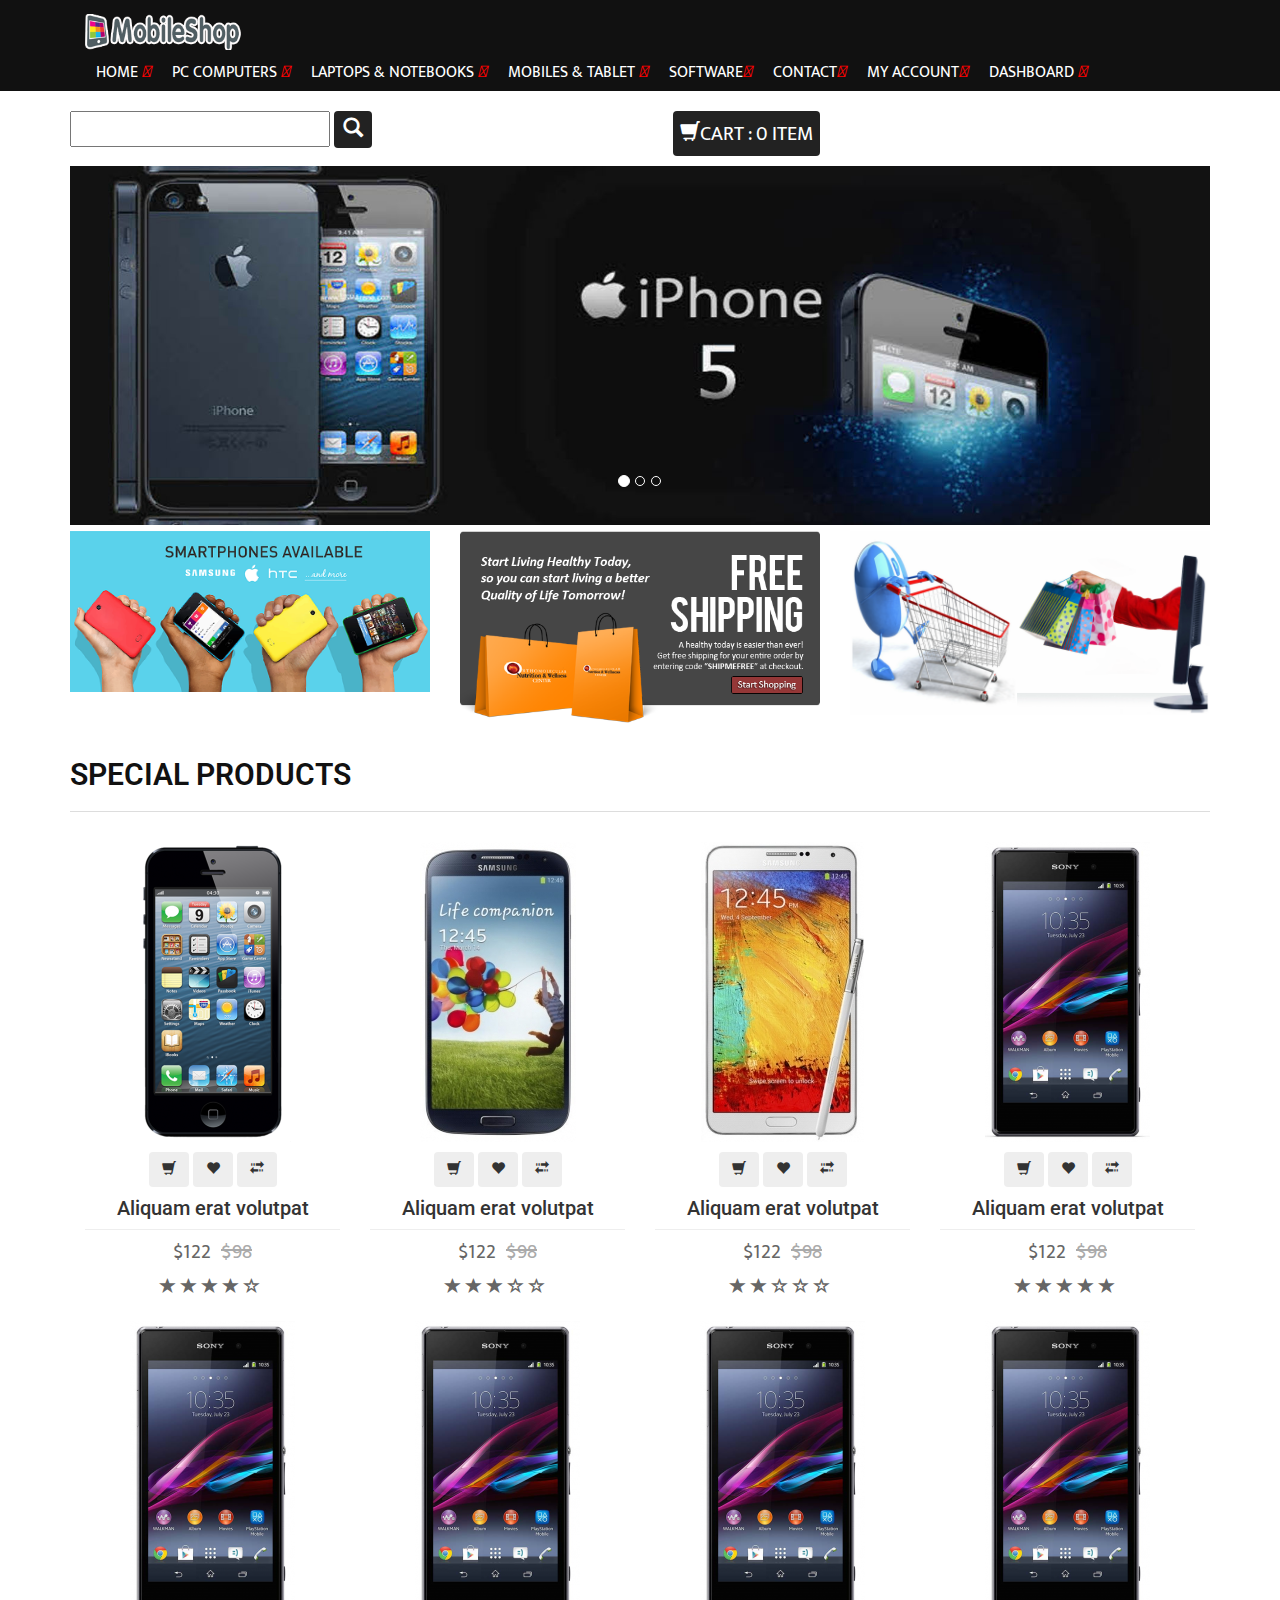
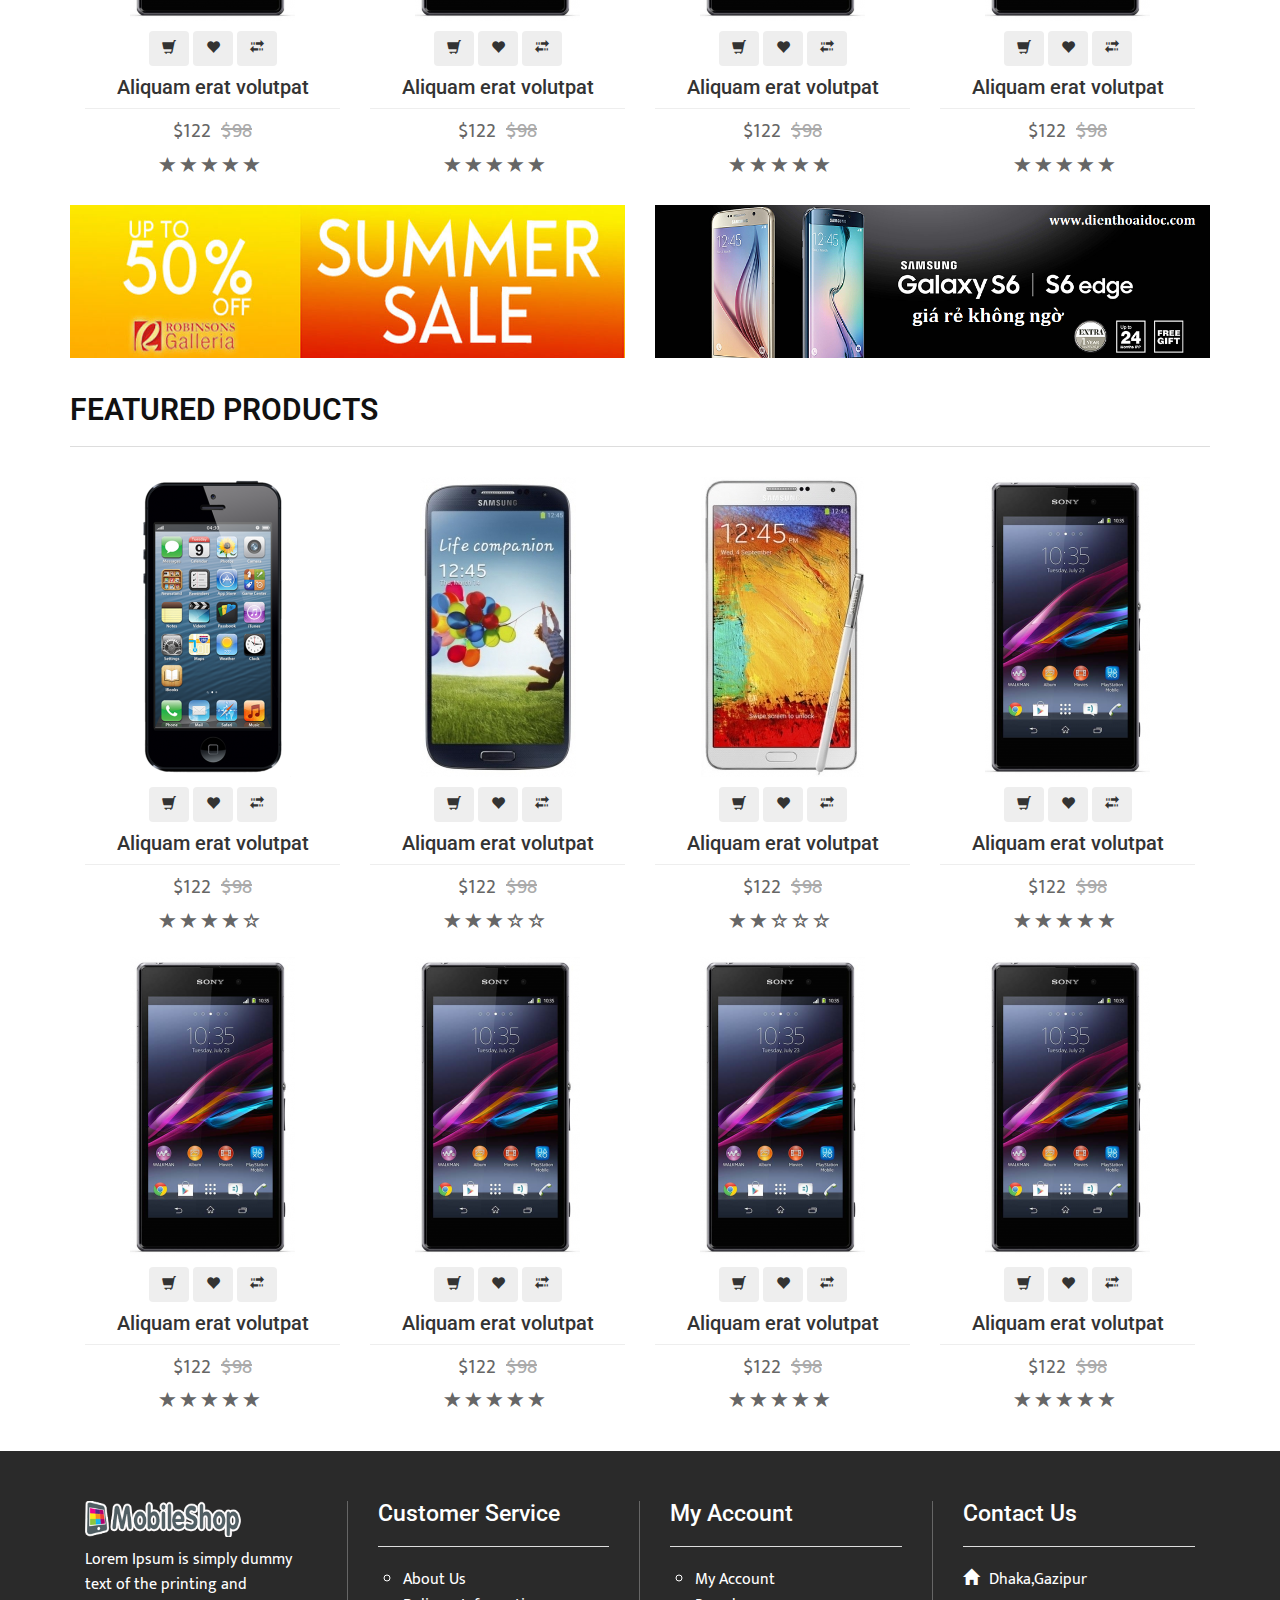
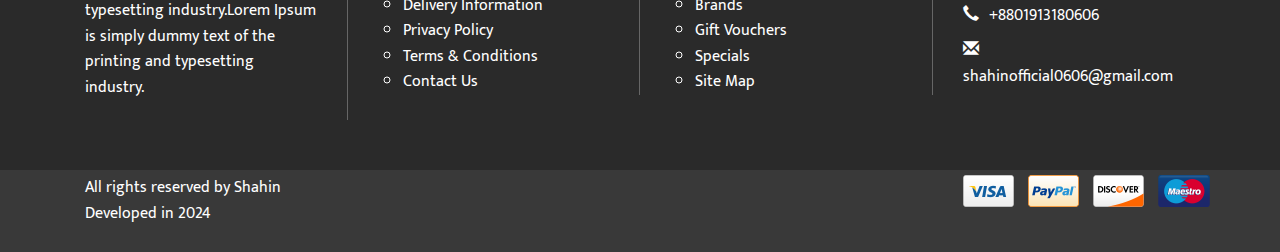
<file: index.html>
<!DOCTYPE html>
<html lang="en">
<head>
    <meta charset="utf-8" />
    <meta name="viewport" content="width=device-width, initial-scale=1" />
	<meta http-equiv="X-UA-Compatible" content="IE=7">
	<meta name="author"  content="name, https://shahins.netlify.app" >
    <title>Mobile Shop</title>
    <!-- Bootstrap Core CSS -->
    <link rel="stylesheet" href="css/bootstrap.min.css"  type="text/css">
	<!-- Custom CSS -->
    <link rel="stylesheet" href="css/style.css">
	<!-- Custom Fonts -->
    <link rel="stylesheet" href="font-awesome/css/font-awesome.min.css"  type="text/css">
    <link rel="stylesheet" href="fonts/font-slider.css" type="text/css">
	
	<!-- jQuery and Modernizr-->
	<script src="js/jquery-2.1.1.js"></script>
	
	<!-- Core JavaScript Files -->  	 
    <script src="js/bootstrap.min.js"></script>
	<!-- font cdn -->
	<link rel="stylesheet" href="https://cdnjs.cloudflare.com/ajax/libs/font-awesome/6.5.2/css/all.min.css" integrity="sha512-SnH5WK+bZxgPHs44uWIX+LLJAJ9/2PkPKZ5QiAj6Ta86w+fsb2TkcmfRyVX3pBnMFcV7oQPJkl9QevSCWr3W6A==" crossorigin="anonymous" referrerpolicy="no-referrer" />
	
</head>

<body>
<!-- top -->
	<nav id="menu" class="navbar">
		<div class="container">
			 <div class="navbar-header"><span id="heading">
				<div id="logo"> <a href="index.html"> <img class="img-logo" src="images/logofooter.png" /></a> </div></span>
			  <button type="button" class="btn btn-navbar navbar-toggle" data-toggle="collapse" data-target=".navbar-ex1-collapse"><i class="fa fa-bars"></i></button>
			</div>
			<div class="collapse navbar-collapse navbar-ex1-collapse">
				<ul class="nav navbar-nav">
					<li><a href="index.html">Home  <i class="fa-solid fa-chevron-down"></i></a></li>
					<li class="dropdown"><a href="#" class="dropdown-toggle" data-toggle="dropdown">PC Computers <i class="fa-solid fa-chevron-down"></i></a>
						<div class="dropdown-menu">
							<div class="dropdown-inner">
								<ul class="list-unstyled">
									<li><a href="category.html">Window</a></li>
									<li><a href="category.html">MacBook</a></li>
								</ul>
							</div>
						</div>
					</li>
					<li class="dropdown"><a href="#" class="dropdown-toggle" data-toggle="dropdown">Laptops &amp; Notebooks  <i class="fa-solid fa-chevron-down"></i></a>
						<div class="dropdown-menu">
							<div class="dropdown-inner">
								<ul class="list-unstyled">
									<li><a href="category.html">Dell</a></li>
									<li><a href="category.html">Asus</a></li>
									<li><a href="category.html">Samsung</a></li>
									<li><a href="category.html">Lenovo</a></li>
									<li><a href="category.html">Acer</a></li>
								</ul>
							</div> 
						</div>
					</li>
					<li class="dropdown"><a href="#" class="dropdown-toggle" data-toggle="dropdown">Mobiles &amp; Tablet  <i class="fa-solid fa-chevron-down"></i></a>
						<div class="dropdown-menu" style="margin-left: -203.625px;">
							<div class="dropdown-inner">
								<ul class="list-unstyled">
									<li><a href="category.html">Iphone</a></li>
									<li><a href="category.html">Samsung</a></li>
									<li><a href="category.html">Nokia</a></li>
									<li><a href="category.html">Lenovo</a></li>
									<li><a href="category.html">Google</a></li>
								</ul>
								<ul class="list-unstyled">
									<li><a href="category.html">Nexus</a></li>
									<li><a href="category.html">Dell</a></li>
									<li><a href="category.html">Oppo</a></li>
									<li><a href="category.html">Blackberry</a></li>
									<li><a href="category.html">HTC</a></li>
								</ul>
								<ul class="list-unstyled">
									<li><a href="category.html">LG</a></li>
									<li><a href="category.html">Q-Mobiles</a></li>
									<li><a href="category.html">Sony</a></li>
									<li><a href="category.html">Wiko</a></li>
									<li><a href="category.html">T&T</a></li>
								</ul>
							</div>
						</div>
					</li>
					<li><a href="category.html">Software<i class="fa-solid fa-chevron-down"></i></a></li>
					<li><a href="contact.html">Contact<i class="fa-solid fa-chevron-down"></i></a></li>
					<li><a href="account.html">My Account<i class="fa-solid fa-chevron-down"></i></a></li>
					<li><a href="./dashboard/index.html">Dashboard <i class="fa-solid fa-chevron-down"></i></a></li>
				</ul>
			</div>
		</div>
	</nav>
	<!--//////////////////////////////////////////////////-->

	<!--Header-->
	<header class="container">
		<div class="row">
			<!-- <div class="col-md-4">
				<div id="logo"><img class="img-logo" src="images/logo.png" /></div>
			</div> -->
			<div class="col-md-4">
				<form class="form-search">  
					<input type="text" class="input-medium search-query">
					<button type="submit" class="btn"><span class="glyphicon glyphicon-search"></span></button>  
				</form>
			</div>
			 <div class="col-md-4">
				<div id="cart"><a class="btn btn-1" href="cart.html"><span class="glyphicon glyphicon-shopping-cart"></span>CART : 0 ITEM</a></div>
			</div>
		</div>
	</header>
	<!--Navigation-->
   
	<!--///////////////////HomePage///////////////////////-->
	<!--//////////////////////////////////////////////////-->
	<div id="page-content" class="home-page">
		<div class="container">
			<div class="row">
				<div class="col-lg-12">
					<!-- Carousel -->
					<div id="carousel-example-generic" class="carousel slide" data-ride="carousel">
						<!-- Indicators -->
						<ol class="carousel-indicators hidden-xs">
							<li data-target="#carousel-example-generic" data-slide-to="0" class="active"></li>
							<li data-target="#carousel-example-generic" data-slide-to="1"></li>
							<li data-target="#carousel-example-generic" data-slide-to="2"></li>
						</ol>
						<!-- Wrapper for slides -->
						<div class="carousel-inner">
							<div class="item active">
								<img src="images/main-banner1.jpg" alt="">
								<!-- Static Header -->
								<div class="header-text hidden-xs">
									<div class="col-md-12 text-center">
									</div>
								</div> <!-- /header-text -->
							</div>
							<div class="item">
								<img id="img-style" src="images/main-banner1.jpg" alt="">
								<!-- Static Header -->
								<div class="header-text hidden-xs">
									<div class="col-md-12 text-center">
									</div>
								</div><!-- /header-text -->
							</div>
							<div class="item">
								<img id="img-style" src="images/main-banner1.jpg" alt="">
								<!-- Static Header -->
								<div class="header-text hidden-xs">
									<div class="col-md-12 text-center">
									</div>
								</div><!-- /header-text -->
							</div>
						</div>
						<!-- Controls -->
						<!-- <a class="left carousel-control" href="#carousel-example-generic" data-slide="prev">
							<span class="glyphicon glyphicon-chevron-left"></span>
						</a>
						<a class="right carousel-control" href="#carousel-example-generic" data-slide="next">
							<span class="glyphicon glyphicon-chevron-right"></span>
						</a> -->
					</div><!-- /carousel -->
				</div>
			</div>
			<div class="row">
				<div class="banner">
					<div class="col-sm-4">
						<img src="images/sub-banner1.png" />
					</div>
					<div class="col-sm-4">
						<img src="images/sub-banner2.png" />
					</div>
					<div class="col-sm-4">
						<img src="images/sub-banner3.png" />
					</div>
				</div>
			</div>
			<div class="row">
				<div class="col-lg-12">
					<div class="heading"><h2>SPECIAL PRODUCTS</h2></div>
					<div class="products">
						<div class="col-lg-3 col-md-3 col-sm-6 col-xs-12">
							<div class="product">
								<div class="image"><a href="product.html"><img src="images/iphone.png" /></a></div>
								<div class="buttons">
									<a class="btn cart" href="#"><span class="glyphicon glyphicon-shopping-cart"></span></a>
									<a class="btn wishlist" href="#"><span class="glyphicon glyphicon-heart"></span></a>
									<a class="btn compare" href="#"><span class="glyphicon glyphicon-transfer"></span></a>
								</div>
								<div class="caption">
									<div class="name"><h3><a href="product.html">Aliquam erat volutpat</a></h3></div>
									<div class="price">$122<span>$98</span></div>
									<div class="rating"><span class="glyphicon glyphicon-star"></span><span class="glyphicon glyphicon-star"></span><span class="glyphicon glyphicon-star"></span><span class="glyphicon glyphicon-star"></span><span class="glyphicon glyphicon-star-empty"></span></div>
								</div>
							</div>
						</div>
						<div class="col-lg-3 col-md-3 col-sm-6 col-xs-12">
							<div class="product">
								<div class="image"><a href="product.html"><img src="images/galaxy-s4.jpg" /></a></div>
								<div class="buttons">
									<a class="btn cart" href="#"><span class="glyphicon glyphicon-shopping-cart"></span></a>
									<a class="btn wishlist" href="#"><span class="glyphicon glyphicon-heart"></span></a>
									<a class="btn compare" href="#"><span class="glyphicon glyphicon-transfer"></span></a>
								</div>
								<div class="caption">
									<div class="name"><h3><a href="product.html">Aliquam erat volutpat</a></h3></div>
									<div class="price">$122<span>$98</span></div>
									<div class="rating"><span class="glyphicon glyphicon-star"></span><span class="glyphicon glyphicon-star"></span><span class="glyphicon glyphicon-star"></span><span class="glyphicon glyphicon-star-empty"></span><span class="glyphicon glyphicon-star-empty"></span></div>
								</div>
							</div>
						</div>
						<div class="col-lg-3 col-md-3 col-sm-6 col-xs-12">
							<div class="product">
								<div class="image"><a href="product.html"><img src="images/galaxy-note.jpg" /></a></div>
								<div class="buttons">
									<a class="btn cart" href="#"><span class="glyphicon glyphicon-shopping-cart"></span></a>
									<a class="btn wishlist" href="#"><span class="glyphicon glyphicon-heart"></span></a>
									<a class="btn compare" href="#"><span class="glyphicon glyphicon-transfer"></span></a>
								</div>
								<div class="caption">
									<div class="name"><h3><a href="product.html">Aliquam erat volutpat</a></h3></div>
									<div class="price">$122<span>$98</span></div>
									<div class="rating"><span class="glyphicon glyphicon-star"></span><span class="glyphicon glyphicon-star"></span><span class="glyphicon glyphicon-star-empty"></span><span class="glyphicon glyphicon-star-empty"></span><span class="glyphicon glyphicon-star-empty"></span></div>
								</div>
							</div>
						</div>
						<div class="col-lg-3 col-md-3 col-sm-6 col-xs-12">
							<div class="product">
								<div class="image"><a href="product.html"><img src="images/Z1.png" /></a></div>
								<div class="buttons">
									<a class="btn cart" href="#"><span class="glyphicon glyphicon-shopping-cart"></span></a>
									<a class="btn wishlist" href="#"><span class="glyphicon glyphicon-heart"></span></a>
									<a class="btn compare" href="#"><span class="glyphicon glyphicon-transfer"></span></a>
								</div>
								<div class="caption">
									<div class="name"><h3><a href="product.html">Aliquam erat volutpat</a></h3></div>
									<div class="price">$122<span>$98</span></div>
									<div class="rating"><span class="glyphicon glyphicon-star"></span><span class="glyphicon glyphicon-star"></span><span class="glyphicon glyphicon-star"></span><span class="glyphicon glyphicon-star"></span><span class="glyphicon glyphicon-star"></span></div>
								</div>
							</div>
						</div>
						<div class="col-lg-3 col-md-3 col-sm-6 col-xs-12">
							<div class="product">
								<div class="image"><a href="product.html"><img src="images/Z1.png" /></a></div>
								<div class="buttons">
									<a class="btn cart" href="#"><span class="glyphicon glyphicon-shopping-cart"></span></a>
									<a class="btn wishlist" href="#"><span class="glyphicon glyphicon-heart"></span></a>
									<a class="btn compare" href="#"><span class="glyphicon glyphicon-transfer"></span></a>
								</div>
								<div class="caption">
									<div class="name"><h3><a href="product.html">Aliquam erat volutpat</a></h3></div>
									<div class="price">$122<span>$98</span></div>
									<div class="rating"><span class="glyphicon glyphicon-star"></span><span class="glyphicon glyphicon-star"></span><span class="glyphicon glyphicon-star"></span><span class="glyphicon glyphicon-star"></span><span class="glyphicon glyphicon-star"></span></div>
								</div>
							</div>
						</div>
						<div class="col-lg-3 col-md-3 col-sm-6 col-xs-12">
							<div class="product">
								<div class="image"><a href="product.html"><img src="images/Z1.png" /></a></div>
								<div class="buttons">
									<a class="btn cart" href="#"><span class="glyphicon glyphicon-shopping-cart"></span></a>
									<a class="btn wishlist" href="#"><span class="glyphicon glyphicon-heart"></span></a>
									<a class="btn compare" href="#"><span class="glyphicon glyphicon-transfer"></span></a>
								</div>
								<div class="caption">
									<div class="name"><h3><a href="product.html">Aliquam erat volutpat</a></h3></div>
									<div class="price">$122<span>$98</span></div>
									<div class="rating"><span class="glyphicon glyphicon-star"></span><span class="glyphicon glyphicon-star"></span><span class="glyphicon glyphicon-star"></span><span class="glyphicon glyphicon-star"></span><span class="glyphicon glyphicon-star"></span></div>
								</div>
							</div>
						</div>
						<div class="col-lg-3 col-md-3 col-sm-6 col-xs-12">
							<div class="product">
								<div class="image"><a href="product.html"><img src="images/Z1.png" /></a></div>
								<div class="buttons">
									<a class="btn cart" href="#"><span class="glyphicon glyphicon-shopping-cart"></span></a>
									<a class="btn wishlist" href="#"><span class="glyphicon glyphicon-heart"></span></a>
									<a class="btn compare" href="#"><span class="glyphicon glyphicon-transfer"></span></a>
								</div>
								<div class="caption">
									<div class="name"><h3><a href="product.html">Aliquam erat volutpat</a></h3></div>
									<div class="price">$122<span>$98</span></div>
									<div class="rating"><span class="glyphicon glyphicon-star"></span><span class="glyphicon glyphicon-star"></span><span class="glyphicon glyphicon-star"></span><span class="glyphicon glyphicon-star"></span><span class="glyphicon glyphicon-star"></span></div>
								</div>
							</div>
						</div>
						<div class="col-lg-3 col-md-3 col-sm-6 col-xs-12">
							<div class="product">
								<div class="image"><a href="product.html"><img src="images/Z1.png" /></a></div>
								<div class="buttons">
									<a class="btn cart" href="#"><span class="glyphicon glyphicon-shopping-cart"></span></a>
									<a class="btn wishlist" href="#"><span class="glyphicon glyphicon-heart"></span></a>
									<a class="btn compare" href="#"><span class="glyphicon glyphicon-transfer"></span></a>
								</div>
								<div class="caption">
									<div class="name"><h3><a href="product.html">Aliquam erat volutpat</a></h3></div>
									<div class="price">$122<span>$98</span></div>
									<div class="rating"><span class="glyphicon glyphicon-star"></span><span class="glyphicon glyphicon-star"></span><span class="glyphicon glyphicon-star"></span><span class="glyphicon glyphicon-star"></span><span class="glyphicon glyphicon-star"></span></div>
								</div>
							</div>
						</div>

					</div>
				</div>
			</div>
			<div class="row">
				<div class="banner">
					<div class="col-sm-6">
						<img src="images/sub-banner4.jpg" />
					</div>
					<div class="col-sm-6">
						<img src="images/sub-banner5.png" />
					</div>
				</div>
			</div>
			<div class="row">
				<div class="col-lg-12">
					<div class="heading"><h2>FEATURED PRODUCTS</h2></div>
					<div class="products">
						<div class="col-lg-3 col-md-3 col-sm-6 col-xs-12">
							<div class="product">
								<div class="image"><a href="product.html"><img src="images/iphone.png" /></a></div>
								<div class="buttons">
									<a class="btn cart" href="#"><span class="glyphicon glyphicon-shopping-cart"></span></a>
									<a class="btn wishlist" href="#"><span class="glyphicon glyphicon-heart"></span></a>
									<a class="btn compare" href="#"><span class="glyphicon glyphicon-transfer"></span></a>
								</div>
								<div class="caption">
									<div class="name"><h3><a href="product.html">Aliquam erat volutpat</a></h3></div>
									<div class="price">$122<span>$98</span></div>
									<div class="rating"><span class="glyphicon glyphicon-star"></span><span class="glyphicon glyphicon-star"></span><span class="glyphicon glyphicon-star"></span><span class="glyphicon glyphicon-star"></span><span class="glyphicon glyphicon-star-empty"></span></div>
								</div>
							</div>
						</div>
						<div class="col-lg-3 col-md-3 col-sm-6 col-xs-12">
							<div class="product">
								<div class="image"><a href="product.html"><img src="images/galaxy-s4.jpg" /></a></div>
								<div class="buttons">
									<a class="btn cart" href="#"><span class="glyphicon glyphicon-shopping-cart"></span></a>
									<a class="btn wishlist" href="#"><span class="glyphicon glyphicon-heart"></span></a>
									<a class="btn compare" href="#"><span class="glyphicon glyphicon-transfer"></span></a>
								</div>
								<div class="caption">
									<div class="name"><h3><a href="product.html">Aliquam erat volutpat</a></h3></div>
									<div class="price">$122<span>$98</span></div>
									<div class="rating"><span class="glyphicon glyphicon-star"></span><span class="glyphicon glyphicon-star"></span><span class="glyphicon glyphicon-star"></span><span class="glyphicon glyphicon-star-empty"></span><span class="glyphicon glyphicon-star-empty"></span></div>
								</div>
							</div>
						</div>
						<div class="col-lg-3 col-md-3 col-sm-6 col-xs-12">
							<div class="product">
								<div class="image"><a href="product.html"><img src="images/galaxy-note.jpg" /></a></div>
								<div class="buttons">
									<a class="btn cart" href="#"><span class="glyphicon glyphicon-shopping-cart"></span></a>
									<a class="btn wishlist" href="#"><span class="glyphicon glyphicon-heart"></span></a>
									<a class="btn compare" href="#"><span class="glyphicon glyphicon-transfer"></span></a>
								</div>
								<div class="caption">
									<div class="name"><h3><a href="product.html">Aliquam erat volutpat</a></h3></div>
									<div class="price">$122<span>$98</span></div>
									<div class="rating"><span class="glyphicon glyphicon-star"></span><span class="glyphicon glyphicon-star"></span><span class="glyphicon glyphicon-star-empty"></span><span class="glyphicon glyphicon-star-empty"></span><span class="glyphicon glyphicon-star-empty"></span></div>
								</div>
							</div>
						</div>
						<div class="col-lg-3 col-md-3 col-sm-6 col-xs-12">
							<div class="product">
								<div class="image"><a href="product.html"><img src="images/Z1.png" /></a></div>
								<div class="buttons">
									<a class="btn cart" href="#"><span class="glyphicon glyphicon-shopping-cart"></span></a>
									<a class="btn wishlist" href="#"><span class="glyphicon glyphicon-heart"></span></a>
									<a class="btn compare" href="#"><span class="glyphicon glyphicon-transfer"></span></a>
								</div>
								<div class="caption">
									<div class="name"><h3><a href="product.html">Aliquam erat volutpat</a></h3></div>
									<div class="price">$122<span>$98</span></div>
									<div class="rating"><span class="glyphicon glyphicon-star"></span><span class="glyphicon glyphicon-star"></span><span class="glyphicon glyphicon-star"></span><span class="glyphicon glyphicon-star"></span><span class="glyphicon glyphicon-star"></span></div>
								</div>
							</div>
						</div>
						<div class="col-lg-3 col-md-3 col-sm-6 col-xs-12">
							<div class="product">
								<div class="image"><a href="product.html"><img src="images/Z1.png" /></a></div>
								<div class="buttons">
									<a class="btn cart" href="#"><span class="glyphicon glyphicon-shopping-cart"></span></a>
									<a class="btn wishlist" href="#"><span class="glyphicon glyphicon-heart"></span></a>
									<a class="btn compare" href="#"><span class="glyphicon glyphicon-transfer"></span></a>
								</div>
								<div class="caption">
									<div class="name"><h3><a href="product.html">Aliquam erat volutpat</a></h3></div>
									<div class="price">$122<span>$98</span></div>
									<div class="rating"><span class="glyphicon glyphicon-star"></span><span class="glyphicon glyphicon-star"></span><span class="glyphicon glyphicon-star"></span><span class="glyphicon glyphicon-star"></span><span class="glyphicon glyphicon-star"></span></div>
								</div>
							</div>
						</div>
						<div class="col-lg-3 col-md-3 col-sm-6 col-xs-12">
							<div class="product">
								<div class="image"><a href="product.html"><img src="images/Z1.png" /></a></div>
								<div class="buttons">
									<a class="btn cart" href="#"><span class="glyphicon glyphicon-shopping-cart"></span></a>
									<a class="btn wishlist" href="#"><span class="glyphicon glyphicon-heart"></span></a>
									<a class="btn compare" href="#"><span class="glyphicon glyphicon-transfer"></span></a>
								</div>
								<div class="caption">
									<div class="name"><h3><a href="product.html">Aliquam erat volutpat</a></h3></div>
									<div class="price">$122<span>$98</span></div>
									<div class="rating"><span class="glyphicon glyphicon-star"></span><span class="glyphicon glyphicon-star"></span><span class="glyphicon glyphicon-star"></span><span class="glyphicon glyphicon-star"></span><span class="glyphicon glyphicon-star"></span></div>
								</div>
							</div>
						</div>
						<div class="col-lg-3 col-md-3 col-sm-6 col-xs-12">
							<div class="product">
								<div class="image"><a href="product.html"><img src="images/Z1.png" /></a></div>
								<div class="buttons">
									<a class="btn cart" href="#"><span class="glyphicon glyphicon-shopping-cart"></span></a>
									<a class="btn wishlist" href="#"><span class="glyphicon glyphicon-heart"></span></a>
									<a class="btn compare" href="#"><span class="glyphicon glyphicon-transfer"></span></a>
								</div>
								<div class="caption">
									<div class="name"><h3><a href="product.html">Aliquam erat volutpat</a></h3></div>
									<div class="price">$122<span>$98</span></div>
									<div class="rating"><span class="glyphicon glyphicon-star"></span><span class="glyphicon glyphicon-star"></span><span class="glyphicon glyphicon-star"></span><span class="glyphicon glyphicon-star"></span><span class="glyphicon glyphicon-star"></span></div>
								</div>
							</div>
						</div>
						<div class="col-lg-3 col-md-3 col-sm-6 col-xs-12">
							<div class="product">
								<div class="image"><a href="product.html"><img src="images/Z1.png" /></a></div>
								<div class="buttons">
									<a class="btn cart" href="#"><span class="glyphicon glyphicon-shopping-cart"></span></a>
									<a class="btn wishlist" href="#"><span class="glyphicon glyphicon-heart"></span></a>
									<a class="btn compare" href="#"><span class="glyphicon glyphicon-transfer"></span></a>
								</div>
								<div class="caption">
									<div class="name"><h3><a href="product.html">Aliquam erat volutpat</a></h3></div>
									<div class="price">$122<span>$98</span></div>
									<div class="rating"><span class="glyphicon glyphicon-star"></span><span class="glyphicon glyphicon-star"></span><span class="glyphicon glyphicon-star"></span><span class="glyphicon glyphicon-star"></span><span class="glyphicon glyphicon-star"></span></div>
								</div>
							</div>
						</div>
					</div>
				</div>
			</div>
		</div>
	</div>
	<footer>
		<div class="container">
			<div class="wrap-footer">
				<div class="row">
					<div class="col-md-3 col-footer footer-1">
						<img class="img-logo" src="images/logofooter.png" />
						<p>Lorem Ipsum is simply dummy text of the printing and typesetting industry.Lorem Ipsum is simply dummy text of the printing and typesetting industry.</p>
					</div>
					<div class="col-md-3 col-footer footer-2">
						<div class="heading"><h4>Customer Service</h4></div>
						<ul>
							<li><a href="#">About Us</a></li>
							<li><a href="#">Delivery Information</a></li>
							<li><a href="#">Privacy Policy</a></li>
							<li><a href="#">Terms & Conditions</a></li>
							<li><a href="#">Contact Us</a></li>
						</ul>
					</div>
					<div class="col-md-3 col-footer footer-3">
						<div class="heading"><h4>My Account</h4></div>
						<ul>
							<li><a href="#">My Account</a></li>
							<li><a href="#">Brands</a></li>
							<li><a href="#">Gift Vouchers</a></li>
							<li><a href="#">Specials</a></li>
							<li><a href="#">Site Map</a></li>
						</ul>
					</div>
					<div class="col-md-3 col-footer footer-4">
						<div class="heading"><h4>Contact Us</h4></div>
						<ul>
							<li><span class="glyphicon glyphicon-home"></span>Dhaka,Gazipur</li>
							<li><span class="glyphicon glyphicon-earphone"></span>+8801913180606</li>
							<li><span class="glyphicon glyphicon-envelope"></span>shahinofficial0606@gmail.com</li>
						</ul>
					</div>
				</div>
			</div>
		</div>
		<div class="copyright gsk">
			<div class="container">
				<div class=" copy-footer">
					<div class="col-md-6">
						<a class="my-identity" href="https://shahins.netlify.com"><p>All rights reserved by Shahin <br>Developed in 2024</p></a>
					</div>
					<div class="pull-right">
						<ul>
							<li><img src="images/visa-curved-32px.png" /></li>
							<li><img src="images/paypal-curved-32px.png" /></li>
							<li><img src="images/discover-curved-32px.png" /></li>
							<li><img src="images/maestro-curved-32px.png" /></li>
						</ul>
					</div>
					<!-- <div class="col-md-6 master-card">
						<div class="pull-right">
							<ul>
								<li><img src="images/visa-curved-32px.png" /></li>
								<li><img src="images/paypal-curved-32px.png" /></li>
								<li><img src="images/discover-curved-32px.png" /></li>
								<li><img src="images/maestro-curved-32px.png" /></li>
							</ul>
						</div>
					</div> -->
				</div>
			</div>
		</div>
	</footer>
</body>
</html>
</file>
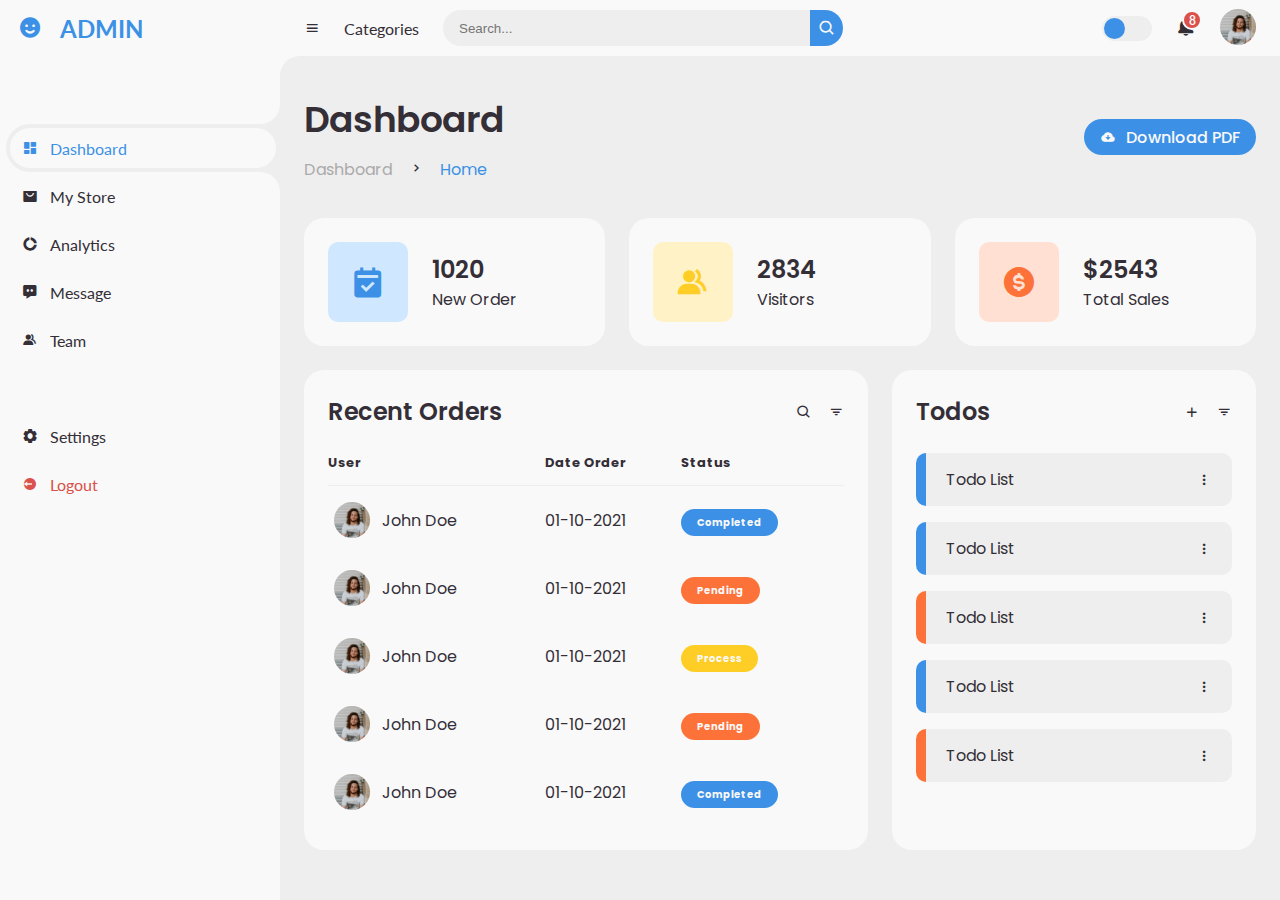
<file: dashboard/index.html>
<!DOCTYPE html>
<html lang="en">
<head>
	<meta charset="UTF-8">
	<meta name="viewport" content="width=device-width, initial-scale=1.0">

	<!-- Boxicons -->
	<link href='https://unpkg.com/boxicons@2.0.9/css/boxicons.min.css' rel='stylesheet'>
	<!-- My CSS -->
	<link rel="stylesheet" href="style.css">

	<title>Dashboard</title>
</head>
<body>


	<!-- SIDEBAR -->
	<section id="sidebar">
		<a href="#" class="brand">
			<i class='bx bxs-smile'></i>
			<span class="text">ADMIN</span>
		</a>
		<ul class="side-menu top">
			<li class="active">
				<a href="#">
					<i class='bx bxs-dashboard' ></i>
					<span class="text">Dashboard</span>
				</a>
			</li>
			<li>
				<a href="#">
					<i class='bx bxs-shopping-bag-alt' ></i>
					<span class="text">My Store</span>
				</a>
			</li>
			<li>
				<a href="#">
					<i class='bx bxs-doughnut-chart' ></i>
					<span class="text">Analytics</span>
				</a>
			</li>
			<li>
				<a href="#">
					<i class='bx bxs-message-dots' ></i>
					<span class="text">Message</span>
				</a>
			</li>
			<li>
				<a href="#">
					<i class='bx bxs-group' ></i>
					<span class="text">Team</span>
				</a>
			</li>
		</ul>
		<ul class="side-menu">
			<li>
				<a href="#">
					<i class='bx bxs-cog' ></i>
					<span class="text">Settings</span>
				</a>
			</li>
			<li>
				<a href="#" class="logout">
					<i class='bx bxs-log-out-circle' ></i>
					<span class="text">Logout</span>
				</a>
			</li>
		</ul>
	</section>
	<!-- SIDEBAR -->



	<!-- CONTENT -->
	<section id="content">
		<!-- NAVBAR -->
		<nav>
			<i class='bx bx-menu' ></i>
			<a href="#" class="nav-link">Categories</a>
			<form action="#">
				<div class="form-input">
					<input type="search" placeholder="Search...">
					<button type="submit" class="search-btn"><i class='bx bx-search' ></i></button>
				</div>
			</form>
			<input type="checkbox" id="switch-mode" hidden>
			<label for="switch-mode" class="switch-mode"></label>
			<a href="#" class="notification">
				<i class='bx bxs-bell' ></i>
				<span class="num">8</span>
			</a>
			<a href="#" class="profile">
				<img src="img/people.png">
			</a>
		</nav>
		<!-- NAVBAR -->

		<!-- MAIN -->
		<main>
			<div class="head-title">
				<div class="left">
					<h1>Dashboard</h1>
					<ul class="breadcrumb">
						<li>
							<a href="#">Dashboard</a>
						</li>
						<li><i class='bx bx-chevron-right' ></i></li>
						<li>
							<a class="active" href="#">Home</a>
						</li>
					</ul>
				</div>
				<a href="#" class="btn-download">
					<i class='bx bxs-cloud-download' ></i>
					<span class="text">Download PDF</span>
				</a>
			</div>

			<ul class="box-info">
				<li>
					<i class='bx bxs-calendar-check' ></i>
					<span class="text">
						<h3>1020</h3>
						<p>New Order</p>
					</span>
				</li>
				<li>
					<i class='bx bxs-group' ></i>
					<span class="text">
						<h3>2834</h3>
						<p>Visitors</p>
					</span>
				</li>
				<li>
					<i class='bx bxs-dollar-circle' ></i>
					<span class="text">
						<h3>$2543</h3>
						<p>Total Sales</p>
					</span>
				</li>
			</ul>


			<div class="table-data">
				<div class="order">
					<div class="head">
						<h3>Recent Orders</h3>
						<i class='bx bx-search' ></i>
						<i class='bx bx-filter' ></i>
					</div>
					<table>
						<thead>
							<tr>
								<th>User</th>
								<th>Date Order</th>
								<th>Status</th>
							</tr>
						</thead>
						<tbody>
							<tr>
								<td>
									<img src="img/people.png">
									<p>John Doe</p>
								</td>
								<td>01-10-2021</td>
								<td><span class="status completed">Completed</span></td>
							</tr>
							<tr>
								<td>
									<img src="img/people.png">
									<p>John Doe</p>
								</td>
								<td>01-10-2021</td>
								<td><span class="status pending">Pending</span></td>
							</tr>
							<tr>
								<td>
									<img src="img/people.png">
									<p>John Doe</p>
								</td>
								<td>01-10-2021</td>
								<td><span class="status process">Process</span></td>
							</tr>
							<tr>
								<td>
									<img src="img/people.png">
									<p>John Doe</p>
								</td>
								<td>01-10-2021</td>
								<td><span class="status pending">Pending</span></td>
							</tr>
							<tr>
								<td>
									<img src="img/people.png">
									<p>John Doe</p>
								</td>
								<td>01-10-2021</td>
								<td><span class="status completed">Completed</span></td>
							</tr>
						</tbody>
					</table>
				</div>
				<div class="todo">
					<div class="head">
						<h3>Todos</h3>
						<i class='bx bx-plus' ></i>
						<i class='bx bx-filter' ></i>
					</div>
					<ul class="todo-list">
						<li class="completed">
							<p>Todo List</p>
							<i class='bx bx-dots-vertical-rounded' ></i>
						</li>
						<li class="completed">
							<p>Todo List</p>
							<i class='bx bx-dots-vertical-rounded' ></i>
						</li>
						<li class="not-completed">
							<p>Todo List</p>
							<i class='bx bx-dots-vertical-rounded' ></i>
						</li>
						<li class="completed">
							<p>Todo List</p>
							<i class='bx bx-dots-vertical-rounded' ></i>
						</li>
						<li class="not-completed">
							<p>Todo List</p>
							<i class='bx bx-dots-vertical-rounded' ></i>
						</li>
					</ul>
				</div>
			</div>
		</main>
		<!-- MAIN -->
	</section>
	<!-- CONTENT -->
	

	<script src="script.js"></script>
</body>
</html>
</file>
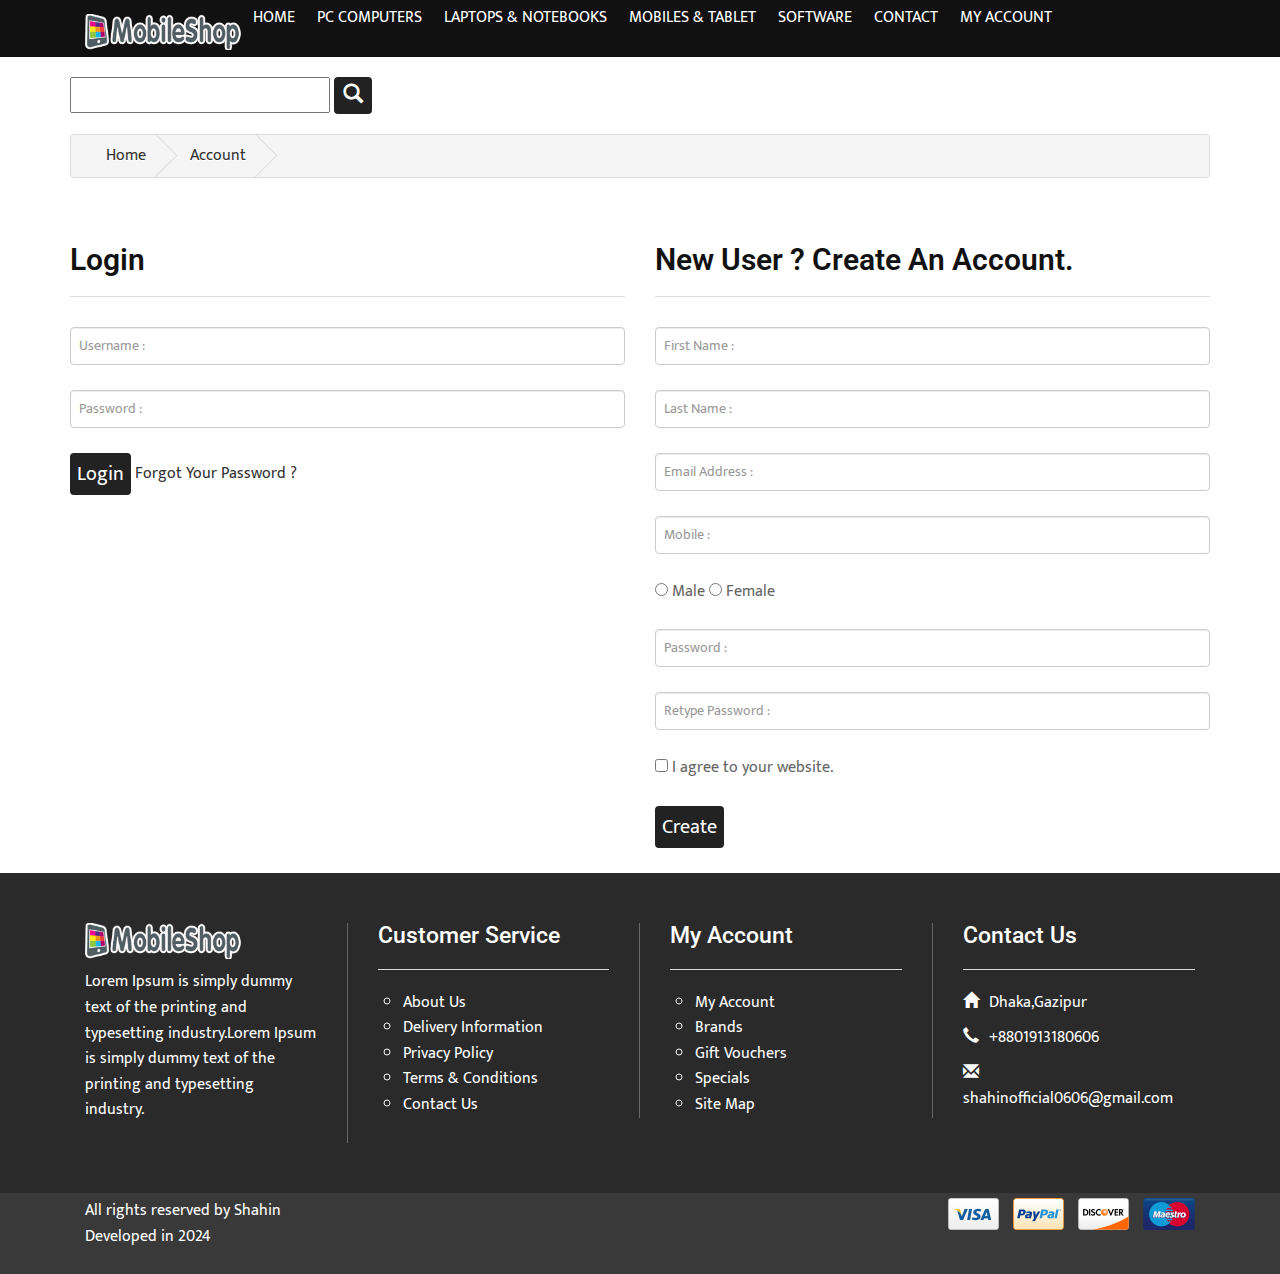
<file: account.html>
<!DOCTYPE html>
<html lang="en">
<head>
    <meta charset="utf-8" />
    <meta http-equiv="X-UA-Compatible" content="IE=edge" />
    <meta name="viewport" content="width=device-width, initial-scale=1" />
    <title>Mobile Shop </title>
    <!-- Bootstrap Core CSS -->
    <link rel="stylesheet" href="css/bootstrap.min.css"  type="text/css">
	<!-- Custom CSS -->
    <link rel="stylesheet" href="css/style.css">
	<!-- Custom Fonts -->
    <link rel="stylesheet" href="font-awesome/css/font-awesome.min.css"  type="text/css">
    <link rel="stylesheet" href="fonts/font-slider.css" type="text/css">
	<!-- jQuery and Modernizr-->
	<script src="js/jquery-2.1.1.js"></script>
	<!-- Core JavaScript Files -->  	 
    <script src="js/bootstrap.min.js"></script>
</head>

<body>
	<!--Top-->
	<nav id="menu" class="navbar">
		<div class="container">
			<div class="navbar-header">
				<span id="heading">
					<div id="logo">
						<a href="index.html"><img class="img-logo" src="images/logofooter.png" /></a>
					</div>
				</span>
			  <button type="button" class="btn btn-navbar navbar-toggle" data-toggle="collapse" data-target=".navbar-ex1-collapse"><i class="fa fa-bars"></i></button>
			</div>
			<div class="collapse navbar-collapse navbar-ex1-collapse">
				<ul class="nav navbar-nav">
					<li><a href="index.html">Home</a></li>
					<li class="dropdown"><a href="#" class="dropdown-toggle" data-toggle="dropdown">PC Computers</a>
						<div class="dropdown-menu">
							<div class="dropdown-inner">
								<ul class="list-unstyled">
									<li><a href="category.html">Window</a></li>
									<li><a href="category.html">MacBook</a></li>
								</ul>
							</div>
						</div>
					</li>
					<li class="dropdown"><a href="#" class="dropdown-toggle" data-toggle="dropdown">Laptops &amp; Notebooks</a>
						<div class="dropdown-menu">
							<div class="dropdown-inner">
								<ul class="list-unstyled">
									<li><a href="category.html">Dell</a></li>
									<li><a href="category.html">Asus</a></li>
									<li><a href="category.html">Samsung</a></li>
									<li><a href="category.html">Lenovo</a></li>
									<li><a href="category.html">Acer</a></li>
								</ul>
							</div> 
						</div>
					</li>
					<li class="dropdown"><a href="#" class="dropdown-toggle" data-toggle="dropdown">Mobiles &amp; Tablet</a>
						<div class="dropdown-menu" style="margin-left: -203.625px;">
							<div class="dropdown-inner">
								<ul class="list-unstyled">
									<li><a href="category.html">Iphone</a></li>
									<li><a href="category.html">Samsung</a></li>
									<li><a href="category.html">Nokia</a></li>
									<li><a href="category.html">Lenovo</a></li>
									<li><a href="category.html">Google</a></li>
								</ul>
								<ul class="list-unstyled">
									<li><a href="category.html">Nexus</a></li>
									<li><a href="category.html">Dell</a></li>
									<li><a href="category.html">Oppo</a></li>
									<li><a href="category.html">Blackberry</a></li>
									<li><a href="category.html">HTC</a></li>
								</ul>
								<ul class="list-unstyled">
									<li><a href="category.html">LG</a></li>
									<li><a href="category.html">Q-Mobiles</a></li>
									<li><a href="category.html">Sony</a></li>
									<li><a href="category.html">Wiko</a></li>
									<li><a href="category.html">T&T</a></li>
								</ul>
							</div>
						</div>
					</li>
					<li><a href="category.html">Software</a></li>
					<li><a href="contact.html">Contact</a></li>
					<li><a href="account.html">My Account</a></li>
				</ul>
			</div>
		</div>
	</nav>
	<!--//////////////////////////////////////////////////-->

	<!--Header-->
	<header class="container">
		<div class="row">
			<!-- <div class="col-md-4">
				<div id="logo"><img class="img-logo" src="images/logo.png" /></div>
			</div> -->
			<div class="col-md-4">
				<form class="form-search">  
					<input type="text" class="input-medium search-query">
					<button type="submit" class="btn"><span class="glyphicon glyphicon-search"></span></button>  
				</form>
			</div>
			<!-- <div class="col-md-4">
				<div id="cart"><a class="btn btn-1" href="cart.html"><span class="glyphicon glyphicon-shopping-cart"></span>CART : 0 ITEM</a></div>
			</div> -->
		</div>
	</header>
	<!--Navigation-->
	<!--//////////////////////////////////////////////////-->
	<!--///////////////////Account Page///////////////////-->
	<!--//////////////////////////////////////////////////-->
	<div id="page-content" class="single-page">
		<div class="container">
			<div class="row">
				<div class="col-lg-12">
					<ul class="breadcrumb">
						<li><a href="index.html">Home</a></li>
						<li><a href="account.html">Account</a></li>
					</ul>
				</div>
			</div>
			<div class="row">
				<div class="col-md-6">
					<div class="heading"><h2>Login</h2></div>
					<form name="form1" id="ff1" method="post" action="login.php">
						<div class="form-group">
							<input type="text" class="form-control" placeholder="Username :" name="username" id="username" required>
						</div>
						<div class="form-group">
							<input type="password" class="form-control" placeholder="Password :" name="email" id="email" required>
						</div>
						<button type="submit" class="btn btn-1" name="login" id="login">Login</button>
						<a href="#">Forgot Your Password ?</a>
					</form>
				</div>
				<div class="col-md-6">
					<div class="heading"><h2>New User ? Create An Account.</h2></div>
					<form name="form2" id="ff2" method="post" action="register.php">
						<div class="form-group">
							<input type="text" class="form-control" placeholder="First Name :" name="firstname" id="firstname" required>
						</div>
						<div class="form-group">
							<input type="email" class="form-control" placeholder="Last Name :" name="lastname" id="lastname" required>
						</div>
						<div class="form-group">
							<input type="tel" class="form-control" placeholder="Email Address :" name="email" id="email" required>
						</div>
						<div class="form-group">
							<input type="tel" class="form-control" placeholder="Mobile :" name="phone" id="phone" required>
						</div>
						<div class="form-group">
							<input name="gender" id="gender" type="radio"> Male <input name="gender" id="gender" type="radio"> Female 
						</div>
						<div class="form-group">
							<input type="password" class="form-control" placeholder="Password :" name="password" id="password" required>
						</div>
						<div class="form-group">
							<input type="password" class="form-control" placeholder="Retype Password :" name="repassword" id="repassword" required>
						</div>
						<div class="form-group">
							<input name="agree" id="agree" type="checkbox" > I agree to your website.
						</div>
						<button type="submit" class="btn btn-1">Create</button>
					</form>
				</div>
			</div>
		</div>
	</div>
	<footer>
		<div class="container">
			<div class="wrap-footer">
				<div class="row">
					<div class="col-md-3 col-footer footer-1">
						<img class="img-logo" src="images/logofooter.png" />
						<p>Lorem Ipsum is simply dummy text of the printing and typesetting industry.Lorem Ipsum is simply dummy text of the printing and typesetting industry.</p>
					</div>
					<div class="col-md-3 col-footer footer-2">
						<div class="heading"><h4>Customer Service</h4></div>
						<ul>
							<li><a href="#">About Us</a></li>
							<li><a href="#">Delivery Information</a></li>
							<li><a href="#">Privacy Policy</a></li>
							<li><a href="#">Terms & Conditions</a></li>
							<li><a href="#">Contact Us</a></li>
						</ul>
					</div>
					<div class="col-md-3 col-footer footer-3">
						<div class="heading"><h4>My Account</h4></div>
						<ul>
							<li><a href="#">My Account</a></li>
							<li><a href="#">Brands</a></li>
							<li><a href="#">Gift Vouchers</a></li>
							<li><a href="#">Specials</a></li>
							<li><a href="#">Site Map</a></li>
						</ul>
					</div>
					<div class="col-md-3 col-footer footer-4">
						<div class="heading"><h4>Contact Us</h4></div>
						<ul>
							<li><span class="glyphicon glyphicon-home"></span>Dhaka,Gazipur</li>
							<li><span class="glyphicon glyphicon-earphone"></span>+8801913180606</li>
							<li><span class="glyphicon glyphicon-envelope"></span>shahinofficial0606@gmail.com</li>
						</ul>
					</div>
				</div>
			</div>
		</div>
		<div class="copyright">
			<div class="container">
				<div class="copy-footer">
					<div class="col-md-6">
						<a class="my-identity" href="https://shahins.netlify.com"><p>All rights reserved by Shahin <br>Developed in 2024</p></a>
					</div>
					<div class="col-md-6">
						<div class="pull-right">
							<ul>
								<li><img src="images/visa-curved-32px.png" /></li>
								<li><img src="images/paypal-curved-32px.png" /></li>
								<li><img src="images/discover-curved-32px.png" /></li>
								<li><img src="images/maestro-curved-32px.png" /></li>
							</ul>
						</div>
					</div>
				</div>
			</div>
		</div>
	</footer>
</body>
</html>
</file>
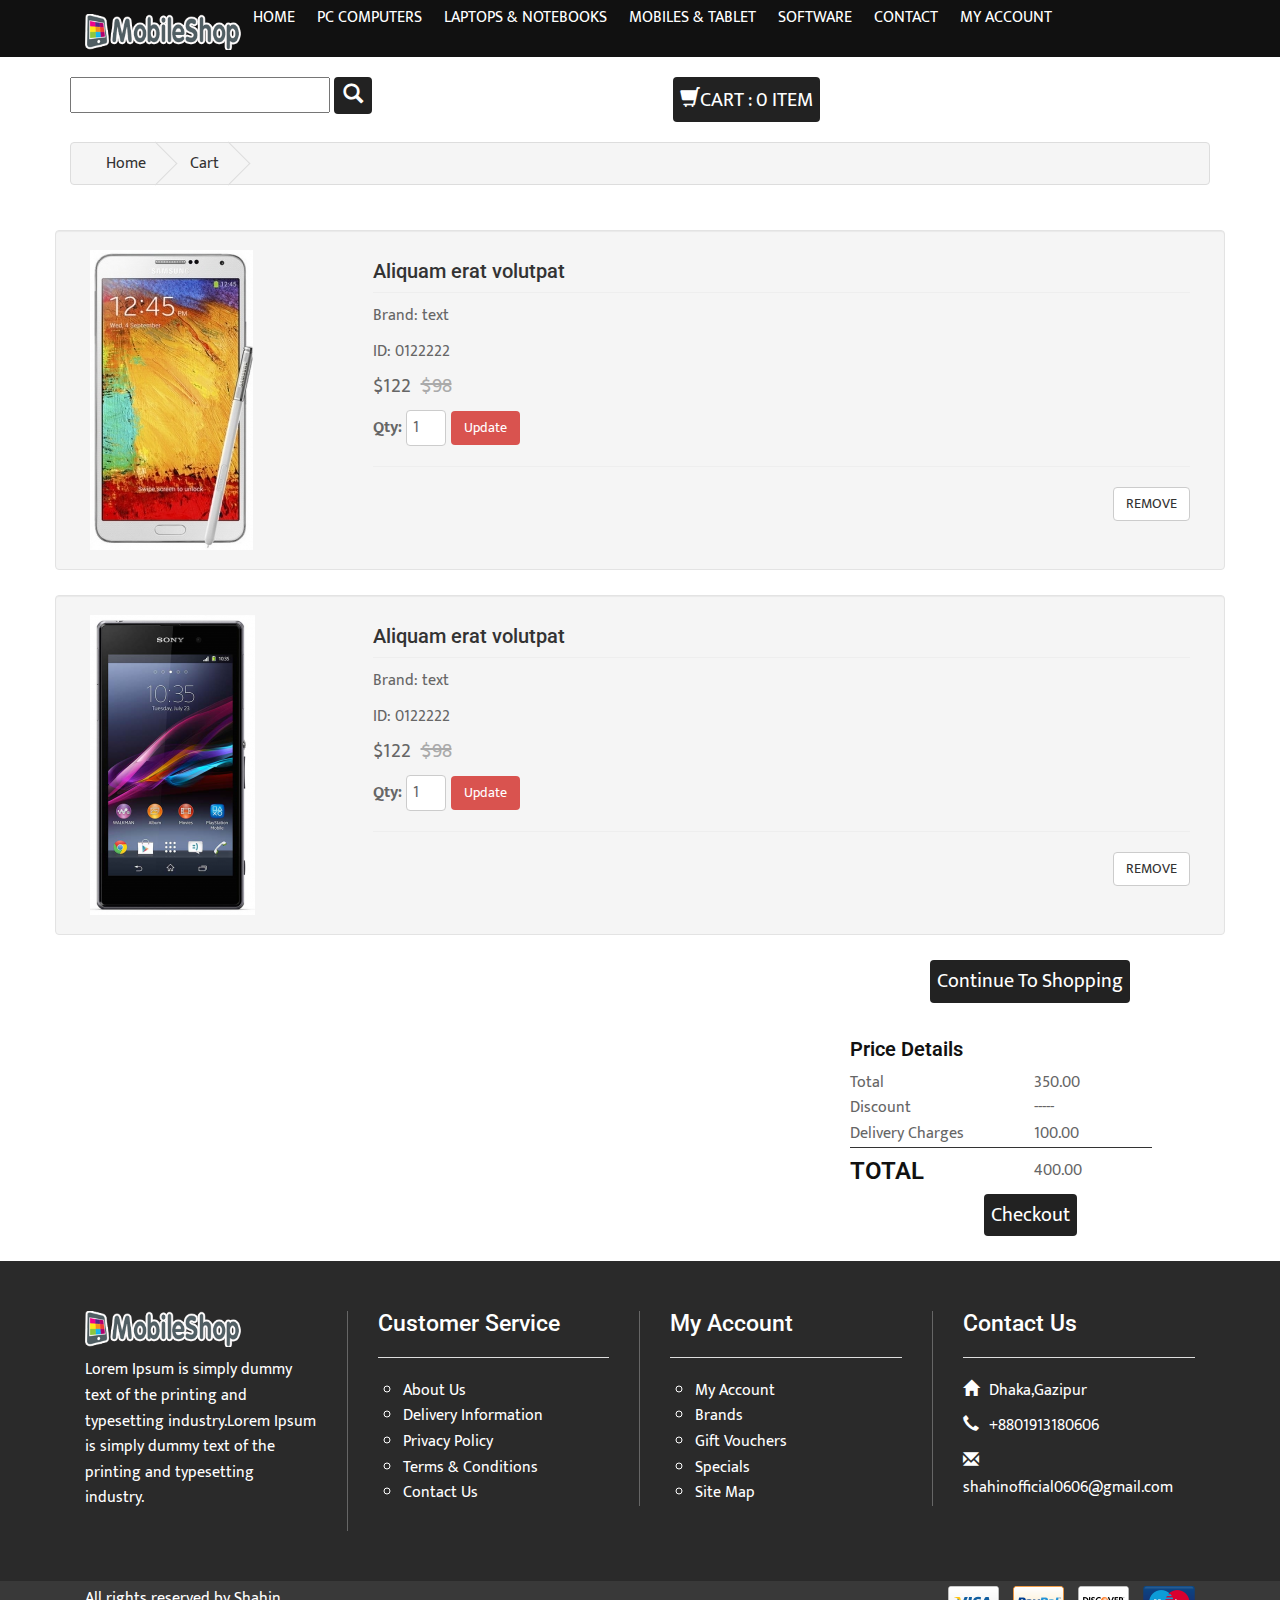
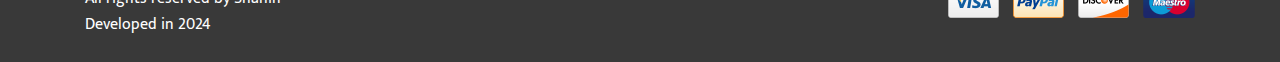
<file: cart.html>
<!DOCTYPE html>
<html lang="en">
<head>
    <meta charset="utf-8" />
    <meta http-equiv="X-UA-Compatible" content="IE=edge" />
    <meta name="viewport" content="width=device-width, initial-scale=1" />
    <title>Mobile Shop </title>
    <!-- Bootstrap Core CSS -->
    <link rel="stylesheet" href="css/bootstrap.min.css"  type="text/css">
	<!-- Custom CSS -->
    <link rel="stylesheet" href="css/style.css">
	<!-- Custom Fonts -->
    <link rel="stylesheet" href="font-awesome/css/font-awesome.min.css"  type="text/css">
    <link rel="stylesheet" href="fonts/font-slider.css" type="text/css">
	<!-- jQuery and Modernizr-->
	<script src="js/jquery-2.1.1.js"></script>
	<!-- Core JavaScript Files -->  	 
    <script src="js/bootstrap.min.js"></script>
	
</head>
<body>
	<!--Top-->
	<nav id="menu" class="navbar">
		<div class="container">
			<div class="navbar-header">
				<span id="heading">
					<div id="logo">
						<a href="index.html"><img class="img-logo" src="images/logofooter.png" /></a>
					</div>
				</span>
			  <button type="button" class="btn btn-navbar navbar-toggle" data-toggle="collapse" data-target=".navbar-ex1-collapse"><i class="fa fa-bars"></i></button>
			</div>
			<div class="collapse navbar-collapse navbar-ex1-collapse">
				<ul class="nav navbar-nav">
					<li><a href="index.html">Home</a></li>
					<li class="dropdown"><a href="#" class="dropdown-toggle" data-toggle="dropdown">PC Computers</a>
						<div class="dropdown-menu">
							<div class="dropdown-inner">
								<ul class="list-unstyled">
									<li><a href="category.html">Window</a></li>
									<li><a href="category.html">MacBook</a></li>
								</ul>
							</div>
						</div>
					</li>
					<li class="dropdown"><a href="#" class="dropdown-toggle" data-toggle="dropdown">Laptops &amp; Notebooks</a>
						<div class="dropdown-menu">
							<div class="dropdown-inner">
								<ul class="list-unstyled">
									<li><a href="category.html">Dell</a></li>
									<li><a href="category.html">Asus</a></li>
									<li><a href="category.html">Samsung</a></li>
									<li><a href="category.html">Lenovo</a></li>
									<li><a href="category.html">Acer</a></li>
								</ul>
							</div> 
						</div>
					</li>
					<li class="dropdown"><a href="#" class="dropdown-toggle" data-toggle="dropdown">Mobiles &amp; Tablet</a>
						<div class="dropdown-menu" style="margin-left: -203.625px;">
							<div class="dropdown-inner">
								<ul class="list-unstyled">
									<li><a href="category.html">Iphone</a></li>
									<li><a href="category.html">Samsung</a></li>
									<li><a href="category.html">Nokia</a></li>
									<li><a href="category.html">Lenovo</a></li>
									<li><a href="category.html">Google</a></li>
								</ul>
								<ul class="list-unstyled">
									<li><a href="category.html">Nexus</a></li>
									<li><a href="category.html">Dell</a></li>
									<li><a href="category.html">Oppo</a></li>
									<li><a href="category.html">Blackberry</a></li>
									<li><a href="category.html">HTC</a></li>
								</ul>
								<ul class="list-unstyled">
									<li><a href="category.html">LG</a></li>
									<li><a href="category.html">Q-Mobiles</a></li>
									<li><a href="category.html">Sony</a></li>
									<li><a href="category.html">Wiko</a></li>
									<li><a href="category.html">T&T</a></li>
								</ul>
							</div>
						</div>
					</li>
					<li><a href="category.html">Software</a></li>
					<li><a href="contact.html">Contact</a></li>
					<li><a href="account.html">My Account</a></li>
				</ul>
			</div>
		</div>
	</nav>
	<!--//////////////////////////////////////////////////-->

	<!--Header-->
	<header class="container">
		<div class="row">
			<!-- <div class="col-md-4">
				<div id="logo"><img class="img-logo" src="images/logo.png" /></div>
			</div> -->
			<div class="col-md-4">
				<form class="form-search">  
					<input type="text" class="input-medium search-query">
					<button type="submit" class="btn"><span class="glyphicon glyphicon-search"></span></button>  
				</form>
			</div>
			 <div class="col-md-4">
				<div id="cart"><a class="btn btn-1" href="cart.html"><span class="glyphicon glyphicon-shopping-cart"></span>CART : 0 ITEM</a></div>
			</div>
		</div>
	</header>
	<!--Navigation-->
	<!--//////////////////////////////////////////////////-->
	<!--///////////////////Cart Page//////////////////////-->
	<!--//////////////////////////////////////////////////-->
	<div id="page-content" class="single-page">
		<div class="container">
			<div class="row">
				<div class="col-lg-12">
					<ul class="breadcrumb">
						<li><a href="index.html">Home</a></li>
						<li><a href="cart.html">Cart</a></li>
					</ul>
				</div>
			</div>
			<div class="row">
				<div class="product well">
					<div class="col-md-3">
						<div class="image">
							<img src="images/galaxy-note.jpg" />
						</div>
					</div>
					<div class="col-md-9">
						<div class="caption">
							<div class="name"><h3><a href="product.html">Aliquam erat volutpat</a></h3></div>
							<div class="info">	
								<ul>
									<li>Brand: text</li>
									<li>ID: 0122222</li>
								</ul>
							</div>
							<div class="price">$122<span>$98</span></div>
							<label>Qty: </label> <input class="form-inline quantity" type="text" value="1"><a href="#" class="btn btn-2 ">Update</a>
							<hr>
							<a href="#" class="btn btn-default pull-right">REMOVE</a>
						</div>
					</div>
					<div class="clear"></div>
				</div>	
			</div>
			<div class="row">
				<div class="product well">
					<div class="col-md-3">
						<div class="image">
							<img src="images/Z1.png" />
						</div>
					</div>
					<div class="col-md-9">
						<div class="caption">
							<div class="name"><h3><a href="product.html">Aliquam erat volutpat</a></h3></div>
							<div class="info">
								<ul>
									<li>Brand: text</li>
									<li>ID: 0122222</li>
								</ul>
							</div>
							<div class="price">$122<span>$98</span></div>
							<label>Qty: </label> <input class="form-inline quantity" type="text" value="1"><a href="#" class="btn btn-2 ">Update</a>
							<hr>
							<a href="#" class="btn btn-default pull-right">REMOVE</a>
						</div>
					</div>
					<div class="clear"></div>
				</div>	
			</div>
			<div class="row">
				<div class="col-md-4 col-md-offset-8 ">
					<center><a href="#" class="btn btn-1">Continue To Shopping</a></center>
				</div>
			</div>
			<div class="row">
				<div class="pricedetails">
					<div class="col-md-4 col-md-offset-8">
						<table>
							<h6>Price Details</h6>
							<tr>
								<td>Total</td>
								<td>350.00</td>
							</tr>
							<tr>
								<td>Discount</td>
								<td>-----</td>
							</tr>
							<tr>
								<td>Delivery Charges</td>
								<td>100.00</td>
							</tr>
							<tr style="border-top: 1px solid #333">
								<td><h5>TOTAL</h5></td>
								<td>400.00</td>
							</tr>
						</table>
						<center><a href="#" class="btn btn-1">Checkout</a></center>
					</div>
				</div>
			</div>
		</div>
	</div>	
	<footer>
		<div class="container">
			<div class="wrap-footer">
				<div class="row">
					<div class="col-md-3 col-footer footer-1">
						<img class="img-logo" src="images/logofooter.png" />
						<p>Lorem Ipsum is simply dummy text of the printing and typesetting industry.Lorem Ipsum is simply dummy text of the printing and typesetting industry.</p>
					</div>
					<div class="col-md-3 col-footer footer-2">
						<div class="heading"><h4>Customer Service</h4></div>
						<ul>
							<li><a href="#">About Us</a></li>
							<li><a href="#">Delivery Information</a></li>
							<li><a href="#">Privacy Policy</a></li>
							<li><a href="#">Terms & Conditions</a></li>
							<li><a href="#">Contact Us</a></li>
						</ul>
					</div>
					<div class="col-md-3 col-footer footer-3">
						<div class="heading"><h4>My Account</h4></div>
						<ul>
							<li><a href="#">My Account</a></li>
							<li><a href="#">Brands</a></li>
							<li><a href="#">Gift Vouchers</a></li>
							<li><a href="#">Specials</a></li>
							<li><a href="#">Site Map</a></li>
						</ul>
					</div>
					<div class="col-md-3 col-footer footer-4">
						<div class="heading"><h4>Contact Us</h4></div>
						<ul>
							<li><span class="glyphicon glyphicon-home"></span>Dhaka,Gazipur</li>
							<li><span class="glyphicon glyphicon-earphone"></span>+8801913180606</li>
							<li><span class="glyphicon glyphicon-envelope"></span>shahinofficial0606@gmail.com</li>
						</ul>
					</div>
				</div>
			</div>
		</div>
		<div class="copyright">
			<div class="container">
				<div class="copy-footer">
					<div class="col-md-6">
						<a class="my-identity" href="https://shahins.netlify.com"><p>All rights reserved by Shahin <br>Developed in 2024</p></a>
					</div>
					<div class="col-md-6">
						<div class="pull-right">
							<ul>
								<li><img src="images/visa-curved-32px.png" /></li>
								<li><img src="images/paypal-curved-32px.png" /></li>
								<li><img src="images/discover-curved-32px.png" /></li>
								<li><img src="images/maestro-curved-32px.png" /></li>
							</ul>
						</div>
					</div>
				</div>
			</div>
		</div>
	</footer>
</body>
</html>
</file>
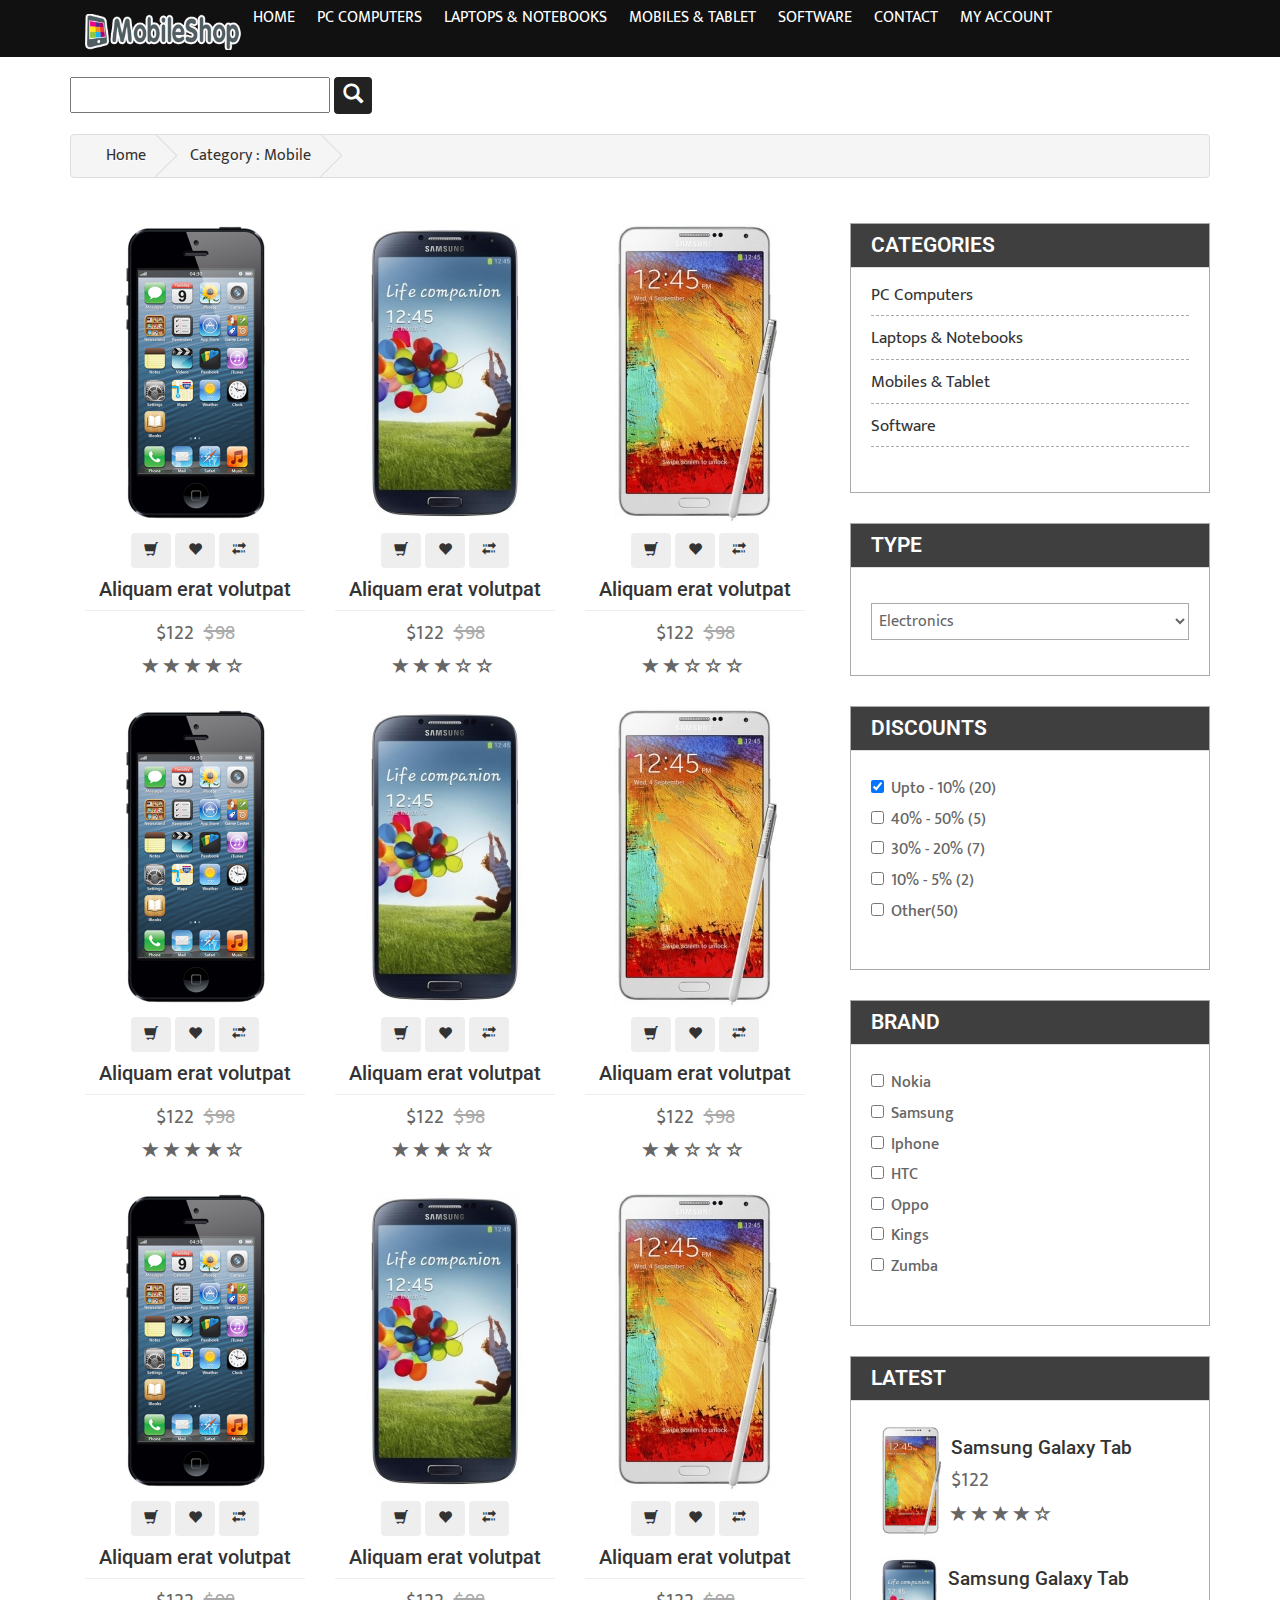
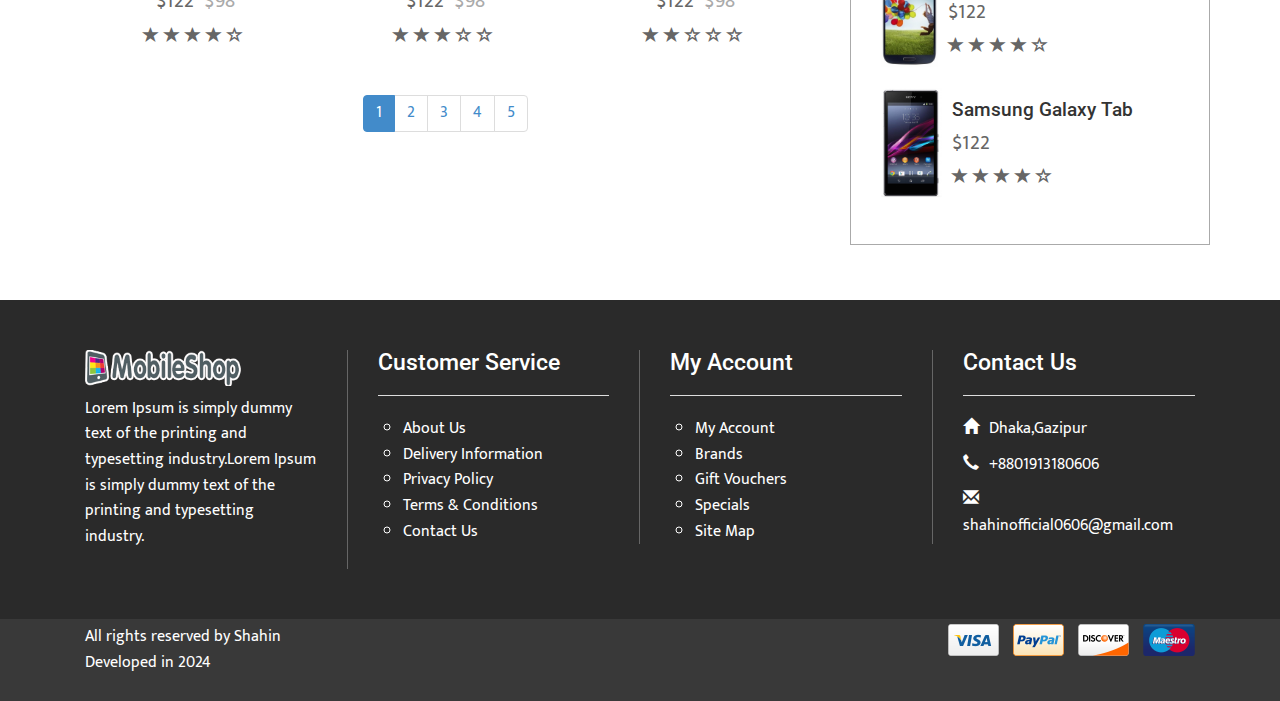
<file: category.html>
<!DOCTYPE html>
<html lang="en">
<head>
    <meta charset="utf-8" />
    <meta http-equiv="X-UA-Compatible" content="IE=edge" />
    <meta name="viewport" content="width=device-width, initial-scale=1" />
    <title>Mobile Shop </title>
    <!-- Bootstrap Core CSS -->
    <link rel="stylesheet" href="css/bootstrap.min.css"  type="text/css">
	<!-- Custom CSS -->
    <link rel="stylesheet" href="css/style.css">
	<!-- Custom Fonts -->
    <link rel="stylesheet" href="font-awesome/css/font-awesome.min.css"  type="text/css">
    <link rel="stylesheet" href="fonts/font-slider.css" type="text/css">
	
	<!-- jQuery and Modernizr-->
	<script src="js/jquery-2.1.1.js"></script>
	
	<!-- Core JavaScript Files -->  	 
    <script src="js/bootstrap.min.js"></script>
	
</head>
<body>
	<!--Top-->
	<nav id="menu" class="navbar">
		<div class="container">
			<div class="navbar-header">
				<span id="heading">
					<div id="logo">
						<a href="index.html"><img class="img-logo" src="images/logofooter.png" /></a>
					</div>
				</span>
			  <button type="button" class="btn btn-navbar navbar-toggle" data-toggle="collapse" data-target=".navbar-ex1-collapse"><i class="fa fa-bars"></i></button>
			</div>
			<div class="collapse navbar-collapse navbar-ex1-collapse">
				<ul class="nav navbar-nav">
					<li><a href="index.html">Home</a></li>
					<li class="dropdown"><a href="#" class="dropdown-toggle" data-toggle="dropdown">PC Computers</a>
						<div class="dropdown-menu">
							<div class="dropdown-inner">
								<ul class="list-unstyled">
									<li><a href="category.html">Window</a></li>
									<li><a href="category.html">MacBook</a></li>
								</ul>
							</div>
						</div>
					</li>
					<li class="dropdown"><a href="#" class="dropdown-toggle" data-toggle="dropdown">Laptops &amp; Notebooks</a>
						<div class="dropdown-menu">
							<div class="dropdown-inner">
								<ul class="list-unstyled">
									<li><a href="category.html">Dell</a></li>
									<li><a href="category.html">Asus</a></li>
									<li><a href="category.html">Samsung</a></li>
									<li><a href="category.html">Lenovo</a></li>
									<li><a href="category.html">Acer</a></li>
								</ul>
							</div> 
						</div>
					</li>
					<li class="dropdown"><a href="#" class="dropdown-toggle" data-toggle="dropdown">Mobiles &amp; Tablet</a>
						<div class="dropdown-menu" style="margin-left: -203.625px;">
							<div class="dropdown-inner">
								<ul class="list-unstyled">
									<li><a href="category.html">Iphone</a></li>
									<li><a href="category.html">Samsung</a></li>
									<li><a href="category.html">Nokia</a></li>
									<li><a href="category.html">Lenovo</a></li>
									<li><a href="category.html">Google</a></li>
								</ul>
								<ul class="list-unstyled">
									<li><a href="category.html">Nexus</a></li>
									<li><a href="category.html">Dell</a></li>
									<li><a href="category.html">Oppo</a></li>
									<li><a href="category.html">Blackberry</a></li>
									<li><a href="category.html">HTC</a></li>
								</ul>
								<ul class="list-unstyled">
									<li><a href="category.html">LG</a></li>
									<li><a href="category.html">Q-Mobiles</a></li>
									<li><a href="category.html">Sony</a></li>
									<li><a href="category.html">Wiko</a></li>
									<li><a href="category.html">T&T</a></li>
								</ul>
							</div>
						</div>
					</li>
					<li><a href="category.html">Software</a></li>
					<li><a href="contact.html">Contact</a></li>
					<li><a href="account.html">My Account</a></li>
				</ul>
			</div>
		</div>
	</nav>
	<!--//////////////////////////////////////////////////-->

	<!--Header-->
	<header class="container">
		<div class="row">
			<!-- <div class="col-md-4">
				<div id="logo"><img class="img-logo" src="images/logo.png" /></div>
			</div> -->
			<div class="col-md-4">
				<form class="form-search">  
					<input type="text" class="input-medium search-query">
					<button type="submit" class="btn"><span class="glyphicon glyphicon-search"></span></button>  
				</form>
			</div>
			<!-- <div class="col-md-4">
				<div id="cart"><a class="btn btn-1" href="cart.html"><span class="glyphicon glyphicon-shopping-cart"></span>CART : 0 ITEM</a></div>
			</div> -->
		</div>
	</header>
	<!--Navigation-->
	
	<!--//////////////////////////////////////////////////-->
	<!--///////////////////Category Page//////////////////-->
	<!--//////////////////////////////////////////////////-->
	<div id="page-content" class="single-page">
		<div class="container">
			<div class="row">
				<div class="col-lg-12">
					<ul class="breadcrumb">
						<li><a href="index.html">Home</a></li>
						<li><a href="category.html">Category : Mobile</a></li>
					</ul>
				</div>
			</div>
			<div class="row">
				<div id="main-content" class="col-md-8">
					<div class="row">
						<div class="col-md-12">
							<div class="products">
								<div class="col-lg-4 col-md-4 col-xs-12">
									<div class="product">
										<div class="image"><a href="product.html"><img src="images/iphone.png" /></a></div>
										<div class="buttons">
											<a class="btn cart" href="#"><span class="glyphicon glyphicon-shopping-cart"></span></a>
											<a class="btn wishlist" href="#"><span class="glyphicon glyphicon-heart"></span></a>
											<a class="btn compare" href="#"><span class="glyphicon glyphicon-transfer"></span></a>
										</div>
										<div class="caption">
											<div class="name"><h3><a href="product.html">Aliquam erat volutpat</a></h3></div>
											<div class="price">$122<span>$98</span></div>
											<div class="rating"><span class="glyphicon glyphicon-star"></span><span class="glyphicon glyphicon-star"></span><span class="glyphicon glyphicon-star"></span><span class="glyphicon glyphicon-star"></span><span class="glyphicon glyphicon-star-empty"></span></div>
										</div>
									</div>
								</div>
								<div class="col-lg-4 col-md-4 col-xs-12">
									<div class="product">
										<div class="image"><a href="product.html"><img src="images/galaxy-s4.jpg" /></a></div>
										<div class="buttons">
											<a class="btn cart" href="#"><span class="glyphicon glyphicon-shopping-cart"></span></a>
											<a class="btn wishlist" href="#"><span class="glyphicon glyphicon-heart"></span></a>
											<a class="btn compare" href="#"><span class="glyphicon glyphicon-transfer"></span></a>
										</div>
										<div class="caption">
											<div class="name"><h3><a href="product.html">Aliquam erat volutpat</a></h3></div>
											<div class="price">$122<span>$98</span></div>
											<div class="rating"><span class="glyphicon glyphicon-star"></span><span class="glyphicon glyphicon-star"></span><span class="glyphicon glyphicon-star"></span><span class="glyphicon glyphicon-star-empty"></span><span class="glyphicon glyphicon-star-empty"></span></div>
										</div>
									</div>
								</div>
								<div class="col-lg-4 col-md-4 col-xs-12">
									<div class="product">
										<div class="image"><a href="product.html"><img src="images/galaxy-note.jpg" /></a></div>
										<div class="buttons">
											<a class="btn cart" href="#"><span class="glyphicon glyphicon-shopping-cart"></span></a>
											<a class="btn wishlist" href="#"><span class="glyphicon glyphicon-heart"></span></a>
											<a class="btn compare" href="#"><span class="glyphicon glyphicon-transfer"></span></a>
										</div>
										<div class="caption">
											<div class="name"><h3><a href="product.html">Aliquam erat volutpat</a></h3></div>
											<div class="price">$122<span>$98</span></div>
											<div class="rating"><span class="glyphicon glyphicon-star"></span><span class="glyphicon glyphicon-star"></span><span class="glyphicon glyphicon-star-empty"></span><span class="glyphicon glyphicon-star-empty"></span><span class="glyphicon glyphicon-star-empty"></span></div>
										</div>
									</div>
								</div>
							</div>
						</div>
					</div>
					<div class="row">
						<div class="col-md-12">
							<div class="products">
								<div class="col-lg-4 col-md-4 col-xs-12">
									<div class="product">
										<div class="image"><a href="product.html"><img src="images/iphone.png" /></a></div>
										<div class="buttons">
											<a class="btn cart" href="#"><span class="glyphicon glyphicon-shopping-cart"></span></a>
											<a class="btn wishlist" href="#"><span class="glyphicon glyphicon-heart"></span></a>
											<a class="btn compare" href="#"><span class="glyphicon glyphicon-transfer"></span></a>
										</div>
										<div class="caption">
											<div class="name"><h3><a href="product.html">Aliquam erat volutpat</a></h3></div>
											<div class="price">$122<span>$98</span></div>
											<div class="rating"><span class="glyphicon glyphicon-star"></span><span class="glyphicon glyphicon-star"></span><span class="glyphicon glyphicon-star"></span><span class="glyphicon glyphicon-star"></span><span class="glyphicon glyphicon-star-empty"></span></div>
										</div>
									</div>
								</div>
								<div class="col-lg-4 col-md-4 col-xs-12">
									<div class="product">
										<div class="image"><a href="product.html"><img src="images/galaxy-s4.jpg" /></a></div>
										<div class="buttons">
											<a class="btn cart" href="#"><span class="glyphicon glyphicon-shopping-cart"></span></a>
											<a class="btn wishlist" href="#"><span class="glyphicon glyphicon-heart"></span></a>
											<a class="btn compare" href="#"><span class="glyphicon glyphicon-transfer"></span></a>
										</div>
										<div class="caption">
											<div class="name"><h3><a href="product.html">Aliquam erat volutpat</a></h3></div>
											<div class="price">$122<span>$98</span></div>
											<div class="rating"><span class="glyphicon glyphicon-star"></span><span class="glyphicon glyphicon-star"></span><span class="glyphicon glyphicon-star"></span><span class="glyphicon glyphicon-star-empty"></span><span class="glyphicon glyphicon-star-empty"></span></div>
										</div>
									</div>
								</div>
								<div class="col-lg-4 col-md-4 col-xs-12">
									<div class="product">
										<div class="image"><a href="product.html"><img src="images/galaxy-note.jpg" /></a></div>
										<div class="buttons">
											<a class="btn cart" href="#"><span class="glyphicon glyphicon-shopping-cart"></span></a>
											<a class="btn wishlist" href="#"><span class="glyphicon glyphicon-heart"></span></a>
											<a class="btn compare" href="#"><span class="glyphicon glyphicon-transfer"></span></a>
										</div>
										<div class="caption">
											<div class="name"><h3><a href="product.html">Aliquam erat volutpat</a></h3></div>
											<div class="price">$122<span>$98</span></div>
											<div class="rating"><span class="glyphicon glyphicon-star"></span><span class="glyphicon glyphicon-star"></span><span class="glyphicon glyphicon-star-empty"></span><span class="glyphicon glyphicon-star-empty"></span><span class="glyphicon glyphicon-star-empty"></span></div>
										</div>
									</div>
								</div>
							</div>
						</div>
					</div>
					<div class="row">
						<div class="col-md-12">
							<div class="products">
								<div class="col-lg-4 col-md-4 col-xs-12">
									<div class="product">
										<div class="image"><a href="product.html"><img src="images/iphone.png" /></a></div>
										<div class="buttons">
											<a class="btn cart" href="#"><span class="glyphicon glyphicon-shopping-cart"></span></a>
											<a class="btn wishlist" href="#"><span class="glyphicon glyphicon-heart"></span></a>
											<a class="btn compare" href="#"><span class="glyphicon glyphicon-transfer"></span></a>
										</div>
										<div class="caption">
											<div class="name"><h3><a href="product.html">Aliquam erat volutpat</a></h3></div>
											<div class="price">$122<span>$98</span></div>
											<div class="rating"><span class="glyphicon glyphicon-star"></span><span class="glyphicon glyphicon-star"></span><span class="glyphicon glyphicon-star"></span><span class="glyphicon glyphicon-star"></span><span class="glyphicon glyphicon-star-empty"></span></div>
										</div>
									</div>
								</div>
								<div class="col-lg-4 col-md-4 col-xs-12">
									<div class="product">
										<div class="image"><a href="product.html"><img src="images/galaxy-s4.jpg" /></a></div>
										<div class="buttons">
											<a class="btn cart" href="#"><span class="glyphicon glyphicon-shopping-cart"></span></a>
											<a class="btn wishlist" href="#"><span class="glyphicon glyphicon-heart"></span></a>
											<a class="btn compare" href="#"><span class="glyphicon glyphicon-transfer"></span></a>
										</div>
										<div class="caption">
											<div class="name"><h3><a href="product.html">Aliquam erat volutpat</a></h3></div>
											<div class="price">$122<span>$98</span></div>
											<div class="rating"><span class="glyphicon glyphicon-star"></span><span class="glyphicon glyphicon-star"></span><span class="glyphicon glyphicon-star"></span><span class="glyphicon glyphicon-star-empty"></span><span class="glyphicon glyphicon-star-empty"></span></div>
										</div>
									</div>
								</div>
								<div class="col-lg-4 col-md-4 col-xs-12">
									<div class="product">
										<div class="image"><a href="product.html"><img src="images/galaxy-note.jpg" /></a></div>
										<div class="buttons">
											<a class="btn cart" href="#"><span class="glyphicon glyphicon-shopping-cart"></span></a>
											<a class="btn wishlist" href="#"><span class="glyphicon glyphicon-heart"></span></a>
											<a class="btn compare" href="#"><span class="glyphicon glyphicon-transfer"></span></a>
										</div>
										<div class="caption">
											<div class="name"><h3><a href="product.html">Aliquam erat volutpat</a></h3></div>
											<div class="price">$122<span>$98</span></div>
											<div class="rating"><span class="glyphicon glyphicon-star"></span><span class="glyphicon glyphicon-star"></span><span class="glyphicon glyphicon-star-empty"></span><span class="glyphicon glyphicon-star-empty"></span><span class="glyphicon glyphicon-star-empty"></span></div>
										</div>
									</div>
								</div>
							</div>
						</div>
					</div>
					<div class="row text-center">
						<ul class="pagination">
						  <li class="active"><a href="#">1</a></li>
						  <li><a href="#">2</a></li>
						  <li><a href="#">3</a></li>
						  <li><a href="#">4</a></li>
						  <li><a href="#">5</a></li>
						</ul>
					</div>
				</div>
				<div id="sidebar" class="col-md-4">
					<div class="widget wid-categories">
						<div class="heading"><h4>CATEGORIES</h4></div>
						<div class="content">
							<ul>
								<li><a href="#">PC Computers</a></li>
								<li><a href="#">Laptops & Notebooks</a></li>
								<li><a href="#">Mobiles & Tablet</a></li>
								<li><a href="#">Software</a></li>
							</ul>
						</div>
					</div>
					<div class="widget wid-type">
						<div class="heading"><h4>TYPE</h4></div>
						<div class="content">
							<select>
								<option value="EL" selected>Electronics</option>
								<option value="MT">Mice and Trackballs</option>
								<option value="WC">Web Cameras</option>
								<option value="TA">Tablates</option>
								<option value="AP">Audio Parts</option>
							</select>
						</div>
					</div>
					<div class="widget wid-discouts">
						<div class="heading"><h4>DISCOUNTS</h4></div>
						<div class="content">
							<label class="checkbox"><input type="checkbox" name="discount" checked="">Upto - 10% (20)</label>
							<label class="checkbox"><input type="checkbox" name="discount">40% - 50% (5)</label>
							<label class="checkbox"><input type="checkbox" name="discount">30% - 20% (7)</label>
							<label class="checkbox"><input type="checkbox" name="discount">10% - 5% (2)</label>
							<label class="checkbox"><input type="checkbox" name="discount">Other(50)</label>
						</div>
					</div>
					<div class="widget wid-brand">
						<div class="heading"><h4>BRAND</h4></div>
						<div class="content">
							<label class="checkbox"><input type="checkbox" name="brand">Nokia</label>
							<label class="checkbox"><input type="checkbox" name="brand">Samsung</label>
							<label class="checkbox"><input type="checkbox" name="brand">Iphone</label>
							<label class="checkbox"><input type="checkbox" name="brand">HTC</label>
							<label class="checkbox"><input type="checkbox" name="brand">Oppo</label>
							<label class="checkbox"><input type="checkbox" name="brand">Kings</label>
							<label class="checkbox"><input type="checkbox" name="brand">Zumba</label>	
						</div>
					</div>
					<div class="widget wid-product">
						<div class="heading"><h4>LATEST</h4></div>
						<div class="content">
							<div class="product">
								<a href="#"><img src="images/galaxy-note.jpg" /></a>
								<div class="wrapper">
									<h5><a href="#">Samsung Galaxy Tab</a></h5>
									<div class="price">$122</div>
									<div class="rating"><span class="glyphicon glyphicon-star"></span><span class="glyphicon glyphicon-star"></span><span class="glyphicon glyphicon-star"></span><span class="glyphicon glyphicon-star"></span><span class="glyphicon glyphicon-star-empty"></span></div>
								</div>
							</div>
							<div class="product">
								<a href="#"><img src="images/galaxy-s4.jpg" /></a>
								<div class="wrapper">
									<h5><a href="#">Samsung Galaxy Tab</a></h5>
									<div class="price">$122</div>
									<div class="rating"><span class="glyphicon glyphicon-star"></span><span class="glyphicon glyphicon-star"></span><span class="glyphicon glyphicon-star"></span><span class="glyphicon glyphicon-star"></span><span class="glyphicon glyphicon-star-empty"></span></div>
								</div>
							</div>
							<div class="product">
								<a href="#"><img src="images/Z1.png" /></a>
								<div class="wrapper">
									<h5><a href="#">Samsung Galaxy Tab</a></h5>
									<div class="price">$122</div>
									<div class="rating"><span class="glyphicon glyphicon-star"></span><span class="glyphicon glyphicon-star"></span><span class="glyphicon glyphicon-star"></span><span class="glyphicon glyphicon-star"></span><span class="glyphicon glyphicon-star-empty"></span></div>
								</div>
							</div>
						</div>
					</div>
				</div>
			</div>
		</div>
	</div>	
	<footer>
		<div class="container">
			<div class="wrap-footer">
				<div class="row">
					<div class="col-md-3 col-footer footer-1">
						<img class="img-logo" src="images/logofooter.png" />
						<p>Lorem Ipsum is simply dummy text of the printing and typesetting industry.Lorem Ipsum is simply dummy text of the printing and typesetting industry.</p>
					</div>
					<div class="col-md-3 col-footer footer-2">
						<div class="heading"><h4>Customer Service</h4></div>
						<ul>
							<li><a href="#">About Us</a></li>
							<li><a href="#">Delivery Information</a></li>
							<li><a href="#">Privacy Policy</a></li>
							<li><a href="#">Terms & Conditions</a></li>
							<li><a href="#">Contact Us</a></li>
						</ul>
					</div>
					<div class="col-md-3 col-footer footer-3">
						<div class="heading"><h4>My Account</h4></div>
						<ul>
							<li><a href="#">My Account</a></li>
							<li><a href="#">Brands</a></li>
							<li><a href="#">Gift Vouchers</a></li>
							<li><a href="#">Specials</a></li>
							<li><a href="#">Site Map</a></li>
						</ul>
					</div>
					<div class="col-md-3 col-footer footer-4">
						<div class="heading"><h4>Contact Us</h4></div>
						<ul>
							<li><span class="glyphicon glyphicon-home"></span>Dhaka,Gazipur</li>
							<li><span class="glyphicon glyphicon-earphone"></span>+8801913180606</li>
							<li><span class="glyphicon glyphicon-envelope"></span>shahinofficial0606@gmail.com</li>
						</ul>
					</div>
				</div>
			</div>
		</div>
		<div class="copyright">
			<div class="container">
				<div class="copy-footer">
					<div class="col-md-6">
						<a class="my-identity" href="https://shahins.netlify.com"><p>All rights reserved by Shahin <br>Developed in 2024</p></a>
					</div>
					<div class="col-md-6">
						<div class="pull-right">
							<ul>
								<li><img src="images/visa-curved-32px.png" /></li>
								<li><img src="images/paypal-curved-32px.png" /></li>
								<li><img src="images/discover-curved-32px.png" /></li>
								<li><img src="images/maestro-curved-32px.png" /></li>
							</ul>
						</div>
					</div>
				</div>
			</div>
		</div>
	</footer>
</body>
</html>
</file>
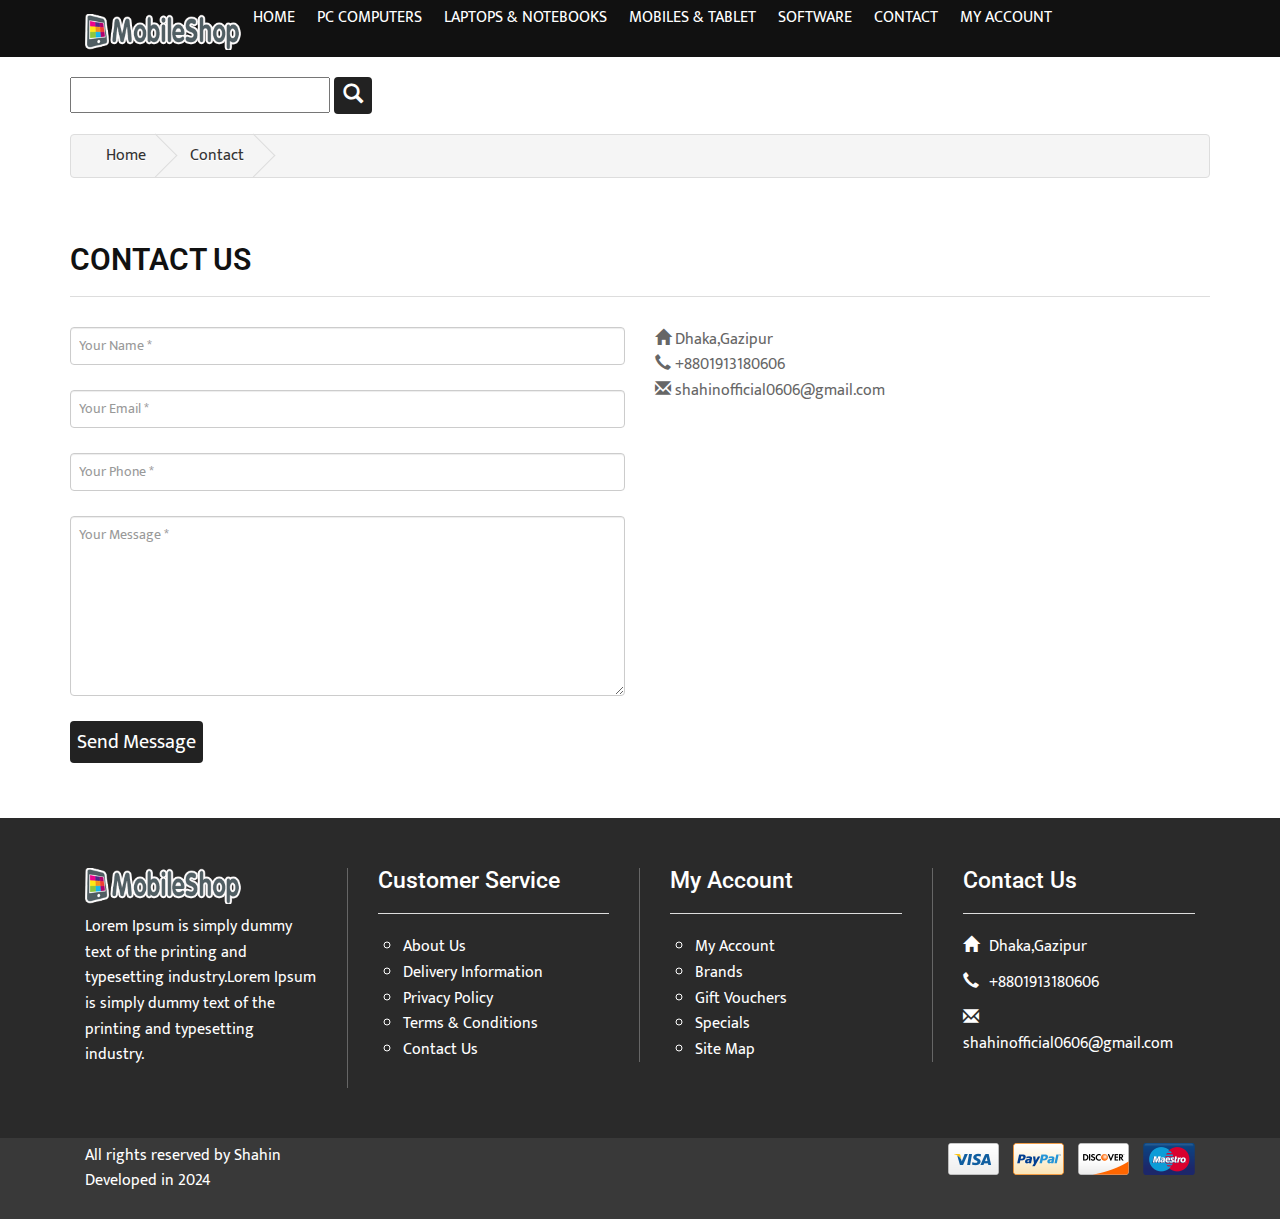
<file: contact.html>
<!DOCTYPE html>
<html lang="en">
<head>
    <meta charset="utf-8" />
    <meta http-equiv="X-UA-Compatible" content="IE=edge" />
    <meta name="viewport" content="width=device-width, initial-scale=1" />
   
    <title>MobileShop</title>
	
    <!-- Bootstrap Core CSS -->
    <link rel="stylesheet" href="css/bootstrap.min.css"  type="text/css">
	
	<!-- Custom CSS -->
    <link rel="stylesheet" href="css/style.css">
	
	
	<!-- Custom Fonts -->
    <link rel="stylesheet" href="font-awesome/css/font-awesome.min.css"  type="text/css">
    <link rel="stylesheet" href="fonts/font-slider.css" type="text/css">
	
	<!-- jQuery and Modernizr-->
	<script src="js/jquery-2.1.1.js"></script>
	
	<!-- Core JavaScript Files -->  	 
    <script src="js/bootstrap.min.js"></script>
	
	
</head>

<body>
	<!--Top-->
	<nav id="menu" class="navbar">
		<div class="container">
			<div class="navbar-header">
				<span id="heading">
					<div id="logo">
						<a href="index.html"><img class="img-logo" src="images/logofooter.png" /></a>
					</div>
				</span>
			  <button type="button" class="btn btn-navbar navbar-toggle" data-toggle="collapse" data-target=".navbar-ex1-collapse"><i class="fa fa-bars"></i></button>
			</div>
			<div class="collapse navbar-collapse navbar-ex1-collapse">
				<ul class="nav navbar-nav">
					<li><a href="index.html">Home</a></li>
					<li class="dropdown"><a href="#" class="dropdown-toggle" data-toggle="dropdown">PC Computers</a>
						<div class="dropdown-menu">
							<div class="dropdown-inner">
								<ul class="list-unstyled">
									<li><a href="category.html">Window</a></li>
									<li><a href="category.html">MacBook</a></li>
								</ul>
							</div>
						</div>
					</li>
					<li class="dropdown"><a href="#" class="dropdown-toggle" data-toggle="dropdown">Laptops &amp; Notebooks</a>
						<div class="dropdown-menu">
							<div class="dropdown-inner">
								<ul class="list-unstyled">
									<li><a href="category.html">Dell</a></li>
									<li><a href="category.html">Asus</a></li>
									<li><a href="category.html">Samsung</a></li>
									<li><a href="category.html">Lenovo</a></li>
									<li><a href="category.html">Acer</a></li>
								</ul>
							</div> 
						</div>
					</li>
					<li class="dropdown"><a href="#" class="dropdown-toggle" data-toggle="dropdown">Mobiles &amp; Tablet</a>
						<div class="dropdown-menu" style="margin-left: -203.625px;">
							<div class="dropdown-inner">
								<ul class="list-unstyled">
									<li><a href="category.html">Iphone</a></li>
									<li><a href="category.html">Samsung</a></li>
									<li><a href="category.html">Nokia</a></li>
									<li><a href="category.html">Lenovo</a></li>
									<li><a href="category.html">Google</a></li>
								</ul>
								<ul class="list-unstyled">
									<li><a href="category.html">Nexus</a></li>
									<li><a href="category.html">Dell</a></li>
									<li><a href="category.html">Oppo</a></li>
									<li><a href="category.html">Blackberry</a></li>
									<li><a href="category.html">HTC</a></li>
								</ul>
								<ul class="list-unstyled">
									<li><a href="category.html">LG</a></li>
									<li><a href="category.html">Q-Mobiles</a></li>
									<li><a href="category.html">Sony</a></li>
									<li><a href="category.html">Wiko</a></li>
									<li><a href="category.html">T&T</a></li>
								</ul>
							</div>
						</div>
					</li>
					<li><a href="category.html">Software</a></li>
					<li><a href="contact.html">Contact</a></li>
					<li><a href="account.html">My Account</a></li>
				</ul>
			</div>
		</div>
	</nav>

		<!--Header-->
		<header class="container">
			<div class="row">
				<!-- <div class="col-md-4">
					<div id="logo"><img class="img-logo" src="images/logo.png" /></div>
				</div> -->
				<div class="col-md-4">
					<form class="form-search">  
						<input type="text" class="input-medium search-query">
						<button type="submit" class="btn"><span class="glyphicon glyphicon-search"></span></button>  
					</form>
				</div>
				<!-- <div class="col-md-4">
					<div id="cart"><a class="btn btn-1" href="cart.html"><span class="glyphicon glyphicon-shopping-cart"></span>CART : 0 ITEM</a></div>
				</div> -->
			</div>
		</header>
		<!--Navigation-->
	<!--//////////////////////////////////////////////////-->
	<!--///////////////////Contact Page///////////////////-->
	<!--//////////////////////////////////////////////////-->
	<div id="page-content" class="single-page">
		<div class="container">
			<div class="row">
				<div class="col-lg-12">
					<ul class="breadcrumb">
						<li><a href="index.html">Home</a></li>
						<li><a href="contact.html">Contact</a></li>
					</ul>
				</div>
			</div>
			<div class="row">
				<div class="col-lg-12">
					<div class="heading"><h1>CONTACT US</h1></div>
				</div>
				<div class="col-md-6" style="margin-bottom: 30px;">
					<form name="form1" id="ff" method="post" action="contact.php">
						<div class="form-group">
							<input type="text" class="form-control" placeholder="Your Name *" name="name" id="name" required data-validation-required-message="Please enter your name.">
						</div>
						<div class="form-group">
							<input type="email" class="form-control" placeholder="Your Email *" name="email" id="email" required data-validation-required-message="Please enter your email address.">
						</div>
						<div class="form-group">
							<input type="tel" class="form-control" placeholder="Your Phone *" name="phone" id="phone" required data-validation-required-message="Please enter your phone number.">
						</div>
						<div class="form-group">
							<textarea class="form-control" placeholder="Your Message *" name="message" id="message" required data-validation-required-message="Please enter a message."></textarea>
						</div>
						<button type="submit" class="btn btn-1">Send Message</button>
					</form>
				</div>
				<div class="col-md-6">
					<ul>
						<li><span class="glyphicon glyphicon-home"></span> Dhaka,Gazipur</li>
						<li><span class="glyphicon glyphicon-earphone"></span> +8801913180606</li>
						<li><span class="glyphicon glyphicon-envelope"></span> shahinofficial0606@gmail.com</li>
					</ul>
				</div>
			</div>
		</div>
	</div>
	<footer>
		<div class="container">
			<div class="wrap-footer">
				<div class="row">
					<div class="col-md-3 col-footer footer-1">
						<img class="img-logo" src="images/logofooter.png" />
						<p>Lorem Ipsum is simply dummy text of the printing and typesetting industry.Lorem Ipsum is simply dummy text of the printing and typesetting industry.</p>
					</div>
					<div class="col-md-3 col-footer footer-2">
						<div class="heading"><h4>Customer Service</h4></div>
						<ul>
							<li><a href="#">About Us</a></li>
							<li><a href="#">Delivery Information</a></li>
							<li><a href="#">Privacy Policy</a></li>
							<li><a href="#">Terms & Conditions</a></li>
							<li><a href="#">Contact Us</a></li>
						</ul>
					</div>
					<div class="col-md-3 col-footer footer-3">
						<div class="heading"><h4>My Account</h4></div>
						<ul>
							<li><a href="#">My Account</a></li>
							<li><a href="#">Brands</a></li>
							<li><a href="#">Gift Vouchers</a></li>
							<li><a href="#">Specials</a></li>
							<li><a href="#">Site Map</a></li>
						</ul>
					</div>
					<div class="col-md-3 col-footer footer-4">
						<div class="heading"><h4>Contact Us</h4></div>
						<ul>
							<li><span class="glyphicon glyphicon-home"></span>Dhaka,Gazipur</li>
							<li><span class="glyphicon glyphicon-earphone"></span>+8801913180606</li>
							<li><span class="glyphicon glyphicon-envelope"></span>shahinofficial0606@gmail.com</li>
						</ul>
					</div>
				</div>
			</div>
		</div>
		<div class="copyright">
			<div class="container">
				<div class="copy-footer">
					<div class="col-md-6">
						<a class="my-identity" href="https://shahins.netlify.com"><p>All rights reserved by Shahin <br>Developed in 2024</p></a>
					</div>
					<div class="col-md-6">
						<div class="pull-right">
							<ul>
								<li><img src="images/visa-curved-32px.png" /></li>
								<li><img src="images/paypal-curved-32px.png" /></li>
								<li><img src="images/discover-curved-32px.png" /></li>
								<li><img src="images/maestro-curved-32px.png" /></li>
							</ul>
						</div>
					</div>
				</div>
			</div>
		</div>
	</footer>
</body>
</html>
</file>
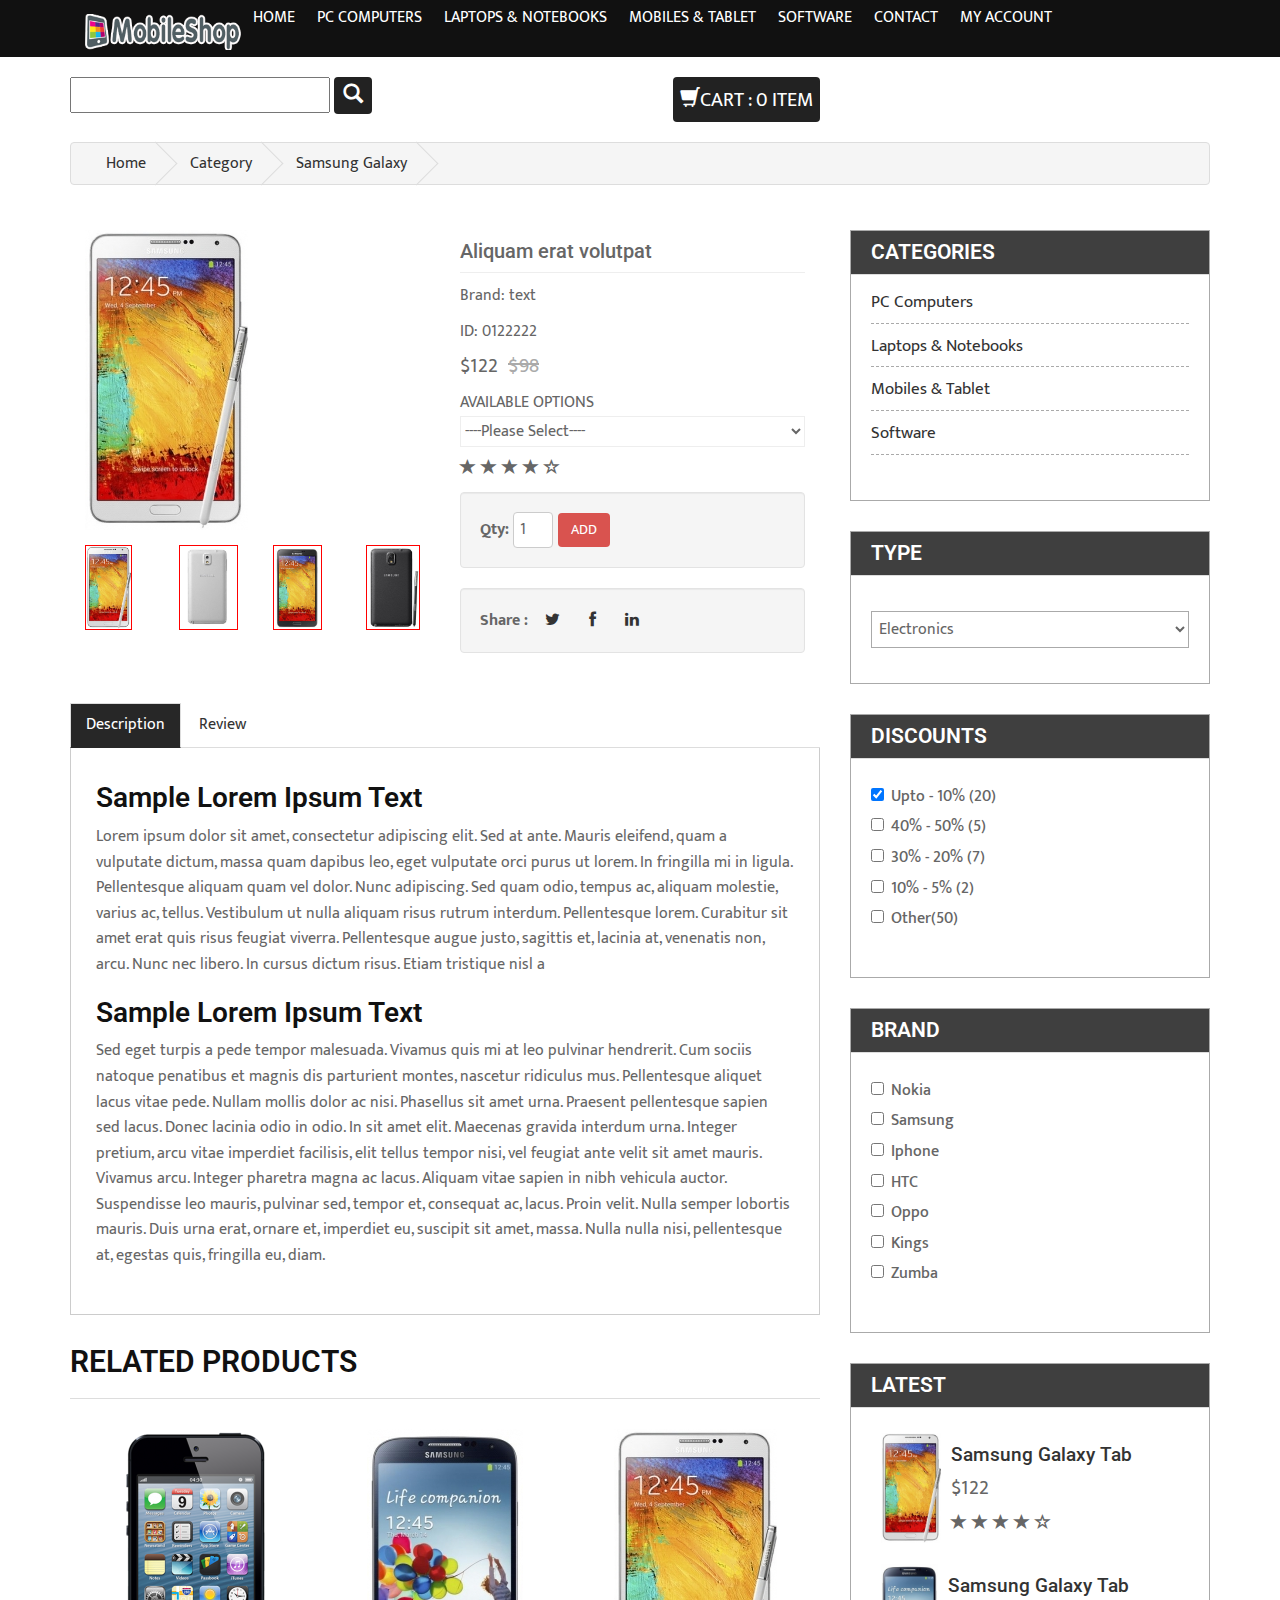
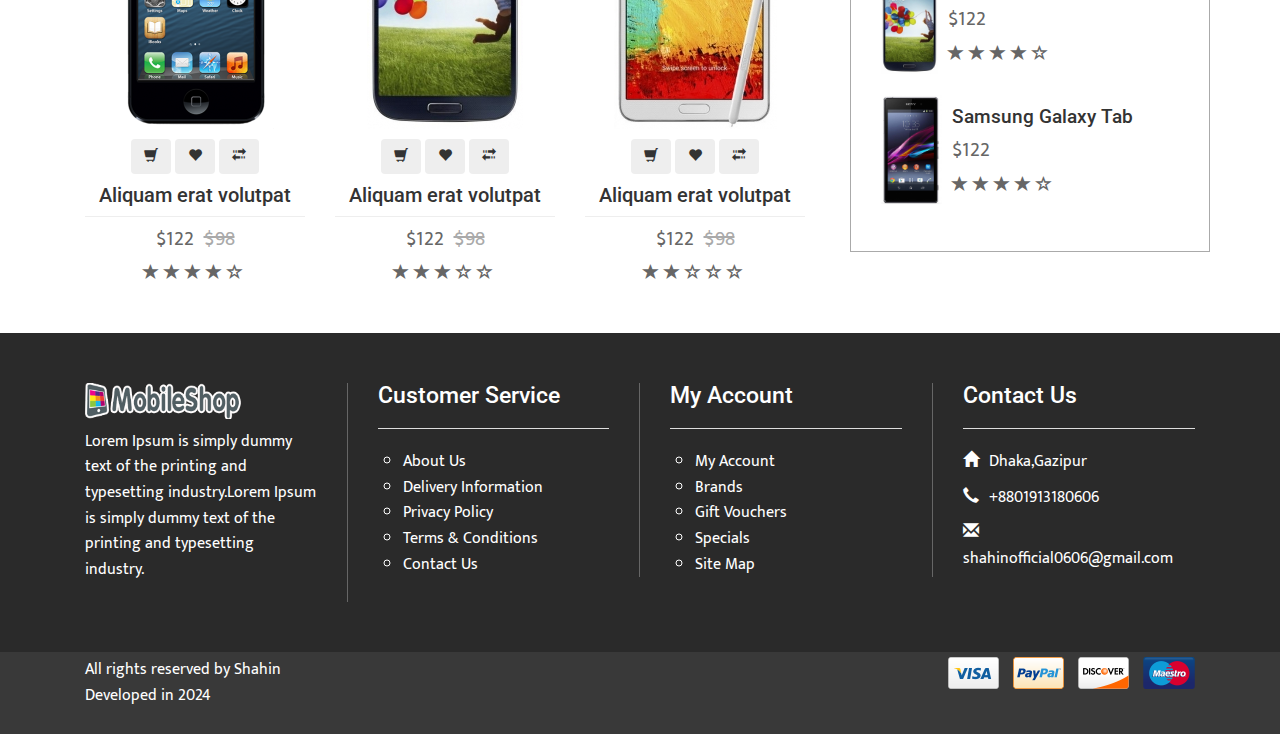
<file: product.html>
<!DOCTYPE html>
<html lang="en">
<head>
    <meta charset="utf-8" />
    <meta http-equiv="X-UA-Compatible" content="IE=edge" />
    <meta name="viewport" content="width=device-width, initial-scale=1" />

    <title>Mobile Shop</title>
	
    <!-- Bootstrap Core CSS -->
    <link rel="stylesheet" href="css/bootstrap.min.css"  type="text/css">
	
	<!-- Custom CSS -->
    <link rel="stylesheet" href="css/style.css">
	
	
	<!-- Custom Fonts -->
    <link rel="stylesheet" href="font-awesome/css/font-awesome.min.css"  type="text/css">
    <link rel="stylesheet" href="fonts/font-slider.css" type="text/css">
	
	<!-- jQuery and Modernizr-->
	<script src="js/jquery-2.1.1.js"></script>
	
	<!-- Core JavaScript Files -->  	 
    <script src="js/bootstrap.min.js"></script>
    
    <script src="js/photo-gallery.js"></script>
	
</head>
<body>
	<!--Top-->
		<!--Navigation-->
		<nav id="menu" class="navbar">
			<div class="container">
				<div class="navbar-header">
					<span id="heading">
					<div id="logo">
						<a href="index.html"><img class="img-logo" src="images/logofooter.png" /></a>
					</div>
				</span>
				  <button type="button" class="btn btn-navbar navbar-toggle" data-toggle="collapse" data-target=".navbar-ex1-collapse"><i class="fa fa-bars"></i></button>
				</div>
				<div class="collapse navbar-collapse navbar-ex1-collapse">
					<ul class="nav navbar-nav">
						<li><a href="index.html">Home</a></li>
						<li class="dropdown"><a href="#" class="dropdown-toggle" data-toggle="dropdown">PC Computers</a>
							<div class="dropdown-menu">
								<div class="dropdown-inner">
									<ul class="list-unstyled">
										<li><a href="category.html">Window</a></li>
										<li><a href="category.html">MacBook</a></li>
									</ul>
								</div>
							</div>
						</li>
						<li class="dropdown"><a href="#" class="dropdown-toggle" data-toggle="dropdown">Laptops &amp; Notebooks</a>
							<div class="dropdown-menu">
								<div class="dropdown-inner">
									<ul class="list-unstyled">
										<li><a href="category.html">Dell</a></li>
										<li><a href="category.html">Asus</a></li>
										<li><a href="category.html">Samsung</a></li>
										<li><a href="category.html">Lenovo</a></li>
										<li><a href="category.html">Acer</a></li>
									</ul>
								</div> 
							</div>
						</li>
						<li class="dropdown"><a href="#" class="dropdown-toggle" data-toggle="dropdown">Mobiles &amp; Tablet</a>
							<div class="dropdown-menu" style="margin-left: -203.625px;">
								<div class="dropdown-inner">
									<ul class="list-unstyled">
										<li><a href="category.html">Iphone</a></li>
										<li><a href="category.html">Samsung</a></li>
										<li><a href="category.html">Nokia</a></li>
										<li><a href="category.html">Lenovo</a></li>
										<li><a href="category.html">Google</a></li>
									</ul>
									<ul class="list-unstyled">
										<li><a href="category.html">Nexus</a></li>
										<li><a href="category.html">Dell</a></li>
										<li><a href="category.html">Oppo</a></li>
										<li><a href="category.html">Blackberry</a></li>
										<li><a href="category.html">HTC</a></li>
									</ul>
									<ul class="list-unstyled">
										<li><a href="category.html">LG</a></li>
										<li><a href="category.html">Q-Mobiles</a></li>
										<li><a href="category.html">Sony</a></li>
										<li><a href="category.html">Wiko</a></li>
										<li><a href="category.html">T&T</a></li>
									</ul>
								</div>
							</div>
						</li>
						<li><a href="category.html">Software</a></li>
						<li><a href="contact.html">Contact</a></li>
						<li><a href="account.html">My Account</a></li>
					</ul>
				</div>
			</div>
		</nav>
	
	<!--Header-->
	<header class="container">
		<div class="row">
			<!-- <div class="col-md-4">
				<div id="logo"><img class="img-logo" src="images/logo.png" /></div>
			</div> -->
			<div class="col-md-4">
				<form class="form-search">  
					<input type="text" class="input-medium search-query">  
					<button type="submit" class="btn"><span class="glyphicon glyphicon-search"></span></button>  
				</form>
			</div>
			<div class="col-md-4">
				<div id="cart"><a class="btn btn-1" href="cart.html"><span class="glyphicon glyphicon-shopping-cart"></span>CART : 0 ITEM</a></div>
			</div>
		</div>
	</header>

	<!--//////////////////////////////////////////////////-->
	<!--///////////////////Product Page///////////////////-->
	<!--//////////////////////////////////////////////////-->
	<div id="page-content" class="single-page">
		<div class="container">
			<div class="row">
				<div class="col-lg-12">
					<ul class="breadcrumb">
						<li><a href="index.html">Home</a></li>
						<li><a href="category.html">Category</a></li>
						<li><a href="#">Samsung Galaxy</a></li>
					</ul>
				</div>
			</div>
			<div class="row">
				<div id="main-content" class="col-md-8">
					<div class="product">
						<div class="col-md-6">
							<div class="image">
								<img src="images/galaxy-note.jpg" />
								<div class="image-more">
									 <ul class="row">
										 <li class="col-lg-3 col-sm-3 col-xs-4">
											<a href="#"><img class="img-responsive" src="images/galaxy-note.jpg"></a>
										</li>
										 <li class="col-lg-3 col-sm-3 col-xs-4">
											<a href="#"><img class="img-responsive" src="images/galaxy-note-2.jpg"></a>
										</li>
										 <li class="col-lg-3 col-sm-3 col-xs-4">
											<a href="#"><img class="img-responsive" src="images/galaxy-note-3.jpg"></a>
										</li>
										 <li class="col-lg-3 col-sm-3 col-xs-4">
											<a href="#"><img class="img-responsive" src="images/galaxy-note-4.jpg"></a>
										</li>
									</ul>
								</div>
							</div>
						</div>
						<div class="col-md-6">
							<div class="caption">
								<div class="name"><h3>Aliquam erat volutpat</h3></div>
								<div class="info">
									<ul>
										<li>Brand: text</li>
										<li>ID: 0122222</li>
									</ul>
								</div>
								<div class="price">$122<span>$98</span></div>
								<div class="options">
									AVAILABLE OPTIONS
									<select>
										<option value="" selected>----Please Select----</option>
										<option value="red">RED</option>
										<option value="black">BLACK</option>
									</select>
								</div>
								<div class="rating"><span class="glyphicon glyphicon-star"></span><span class="glyphicon glyphicon-star"></span><span class="glyphicon glyphicon-star"></span><span class="glyphicon glyphicon-star"></span><span class="glyphicon glyphicon-star-empty"></span></div>
								<div class="well"><label>Qty: </label> <input class="form-inline quantity" type="text" value="1"><a href="#" class="btn btn-2 ">ADD</a></div>
								<div class="share well">
									<strong style="margin-right: 13px;">Share :</strong>
									<a href="#" class="share-btn" target="_blank">
										<i class="fa fa-twitter"></i>
									</a>
									<a href="#" class="share-btn" target="_blank">
										<i class="fa fa-facebook"></i>
									</a>
									<a href="#" class="share-btn" target="_blank">
										<i class="fa fa-linkedin"></i>
									</a>
								</div>
							</div>
						</div>
						<div class="clear"></div>
					</div>	
					<div class="product-desc">
						<ul class="nav nav-tabs">
							<li class="active"><a href="#description">Description</a></li>
							<li><a href="#review">Review</a></li>
						</ul>
						<div class="tab-content">
							<div id="description" class="tab-pane fade in active">
								<h4>Sample Lorem Ipsum Text</h4>
								<p>Lorem ipsum dolor sit amet, consectetur adipiscing elit. Sed at ante. Mauris eleifend, quam a vulputate dictum, massa quam dapibus leo, eget vulputate orci purus ut lorem. In fringilla mi in ligula. Pellentesque aliquam quam vel dolor. Nunc adipiscing. Sed quam odio, tempus ac, aliquam molestie, varius ac, tellus. Vestibulum ut nulla aliquam risus rutrum interdum. Pellentesque lorem. Curabitur sit amet erat quis risus feugiat viverra. Pellentesque augue justo, sagittis et, lacinia at, venenatis non, arcu. Nunc nec libero. In cursus dictum risus. Etiam tristique nisl a</p>
								<h4>Sample Lorem Ipsum Text</h4>
								<p>Sed eget turpis a pede tempor malesuada. Vivamus quis mi at leo pulvinar hendrerit. Cum sociis natoque penatibus et magnis dis parturient montes, nascetur ridiculus mus. Pellentesque aliquet lacus vitae pede. Nullam mollis dolor ac nisi. Phasellus sit amet urna. Praesent pellentesque sapien sed lacus. Donec lacinia odio in odio. In sit amet elit. Maecenas gravida interdum urna. Integer pretium, arcu vitae imperdiet facilisis, elit tellus tempor nisi, vel feugiat ante velit sit amet mauris. Vivamus arcu. Integer pharetra magna ac lacus. Aliquam vitae sapien in nibh vehicula auctor. Suspendisse leo mauris, pulvinar sed, tempor et, consequat ac, lacus. Proin velit. Nulla semper lobortis mauris. Duis urna erat, ornare et, imperdiet eu, suscipit sit amet, massa. Nulla nulla nisi, pellentesque at, egestas quis, fringilla eu, diam.</p>
							</div>
							<div id="review" class="tab-pane fade">
							  <div class="review-text">
								<p>Ut enim ad minim veniam, quis nostrud exercitation ullamco laboris nisi ut aliquip ex ea commodo consequat.</p>
							  </div>
							  <div class="review-form">
								<h4>Write a review</h4>
								<form name="form1" id="ff" method="post" action="review.php">
									<label>
									<span>Enter your name:</span>
									<input type="text"  name="name" id="name" required>
									</label>
									<label>
									<span>Your message here:</span>
									<textarea name="message" id="message"></textarea>
									</label>
									<div class="text-right">
										<input class="btn btn-default" type="reset" name="reset" value="Reset">
										<input class="btn btn-default" type="submit" name="Submit" value="Submit">
									</div>
								</form>
							  </div>
							</div>
						</div>
					</div>
					<div class="product-related">
						<div class="heading"><h2>RELATED PRODUCTS</h2></div>
						<div class="products">
							<div class="col-lg-4 col-md-4 col-xs-12">
								<div class="product">
									<div class="image"><a href="product.html"><img src="images/iphone.png" /></a></div>
									<div class="buttons">
										<a class="btn cart" href="#"><span class="glyphicon glyphicon-shopping-cart"></span></a>
										<a class="btn wishlist" href="#"><span class="glyphicon glyphicon-heart"></span></a>
										<a class="btn compare" href="#"><span class="glyphicon glyphicon-transfer"></span></a>
									</div>
									<div class="caption">
										<div class="name"><h3><a href="product.html">Aliquam erat volutpat</a></h3></div>
										<div class="price">$122<span>$98</span></div>
										<div class="rating"><span class="glyphicon glyphicon-star"></span><span class="glyphicon glyphicon-star"></span><span class="glyphicon glyphicon-star"></span><span class="glyphicon glyphicon-star"></span><span class="glyphicon glyphicon-star-empty"></span></div>
									</div>
								</div>
							</div>
							<div class="col-lg-4 col-md-4 col-xs-12">
								<div class="product">
									<div class="image"><a href="product.html"><img src="images/galaxy-s4.jpg" /></a></div>
									<div class="buttons">
										<a class="btn cart" href="#"><span class="glyphicon glyphicon-shopping-cart"></span></a>
										<a class="btn wishlist" href="#"><span class="glyphicon glyphicon-heart"></span></a>
										<a class="btn compare" href="#"><span class="glyphicon glyphicon-transfer"></span></a>
									</div>
									<div class="caption">
										<div class="name"><h3><a href="product.html">Aliquam erat volutpat</a></h3></div>
										<div class="price">$122<span>$98</span></div>
										<div class="rating"><span class="glyphicon glyphicon-star"></span><span class="glyphicon glyphicon-star"></span><span class="glyphicon glyphicon-star"></span><span class="glyphicon glyphicon-star-empty"></span><span class="glyphicon glyphicon-star-empty"></span></div>
									</div>
								</div>
							</div>
							<div class="col-lg-4 col-md-4 col-xs-12">
								<div class="product">
									<div class="image"><a href="product.html"><img src="images/galaxy-note.jpg" /></a></div>
									<div class="buttons">
										<a class="btn cart" href="#"><span class="glyphicon glyphicon-shopping-cart"></span></a>
										<a class="btn wishlist" href="#"><span class="glyphicon glyphicon-heart"></span></a>
										<a class="btn compare" href="#"><span class="glyphicon glyphicon-transfer"></span></a>
									</div>
									<div class="caption">
										<div class="name"><h3><a href="product.html">Aliquam erat volutpat</a></div>
										<div class="price">$122<span>$98</span></div>
										<div class="rating"><span class="glyphicon glyphicon-star"></span><span class="glyphicon glyphicon-star"></span><span class="glyphicon glyphicon-star-empty"></span><span class="glyphicon glyphicon-star-empty"></span><span class="glyphicon glyphicon-star-empty"></span></div>
									</div>
								</div>
							</div>
						</div>
						<div class="clear"></div>
					</div>
				</div>
				<div id="sidebar" class="col-md-4">
					<div class="widget wid-categories">
						<div class="heading"><h4>CATEGORIES</h4></div>
						<div class="content">
							<ul>
								<li><a href="#">PC Computers</a></li>
								<li><a href="#">Laptops & Notebooks</a></li>
								<li><a href="#">Mobiles & Tablet</a></li>
								<li><a href="#">Software</a></li>
							</ul>
						</div>
					</div>
					<div class="widget wid-type">
						<div class="heading"><h4>TYPE</h4></div>
						<div class="content">
							<select>
								<option value="EL" selected>Electronics</option>
								<option value="MT">Mice and Trackballs</option>
								<option value="WC">Web Cameras</option>
								<option value="TA">Tablates</option>
								<option value="AP">Audio Parts</option>
							</select>
						</div>
					</div>
					<div class="widget wid-discouts">
						<div class="heading"><h4>DISCOUNTS</h4></div>
						<div class="content">
							<label class="checkbox"><input type="checkbox" name="discount" checked="">Upto - 10% (20)</label>
							<label class="checkbox"><input type="checkbox" name="discount">40% - 50% (5)</label>
							<label class="checkbox"><input type="checkbox" name="discount">30% - 20% (7)</label>
							<label class="checkbox"><input type="checkbox" name="discount">10% - 5% (2)</label>
							<label class="checkbox"><input type="checkbox" name="discount">Other(50)</label>
						</div>
					</div>
					<div class="widget wid-brand">
						<div class="heading"><h4>BRAND</h4></div>
						<div class="content">
							<label class="checkbox"><input type="checkbox" name="brand">Nokia</label>
							<label class="checkbox"><input type="checkbox" name="brand">Samsung</label>
							<label class="checkbox"><input type="checkbox" name="brand">Iphone</label>
							<label class="checkbox"><input type="checkbox" name="brand">HTC</label>
							<label class="checkbox"><input type="checkbox" name="brand">Oppo</label>
							<label class="checkbox"><input type="checkbox" name="brand">Kings</label>
							<label class="checkbox"><input type="checkbox" name="brand">Zumba</label>	
						</div>
					</div>
					<div class="widget wid-product">
						<div class="heading"><h4>LATEST</h4></div>
						<div class="content">
							<div class="product">
								<a href="#"><img src="images/galaxy-note.jpg" /></a>
								<div class="wrapper">
									<h5><a href="#">Samsung Galaxy Tab</a></h5>
									<div class="price">$122</div>
									<div class="rating"><span class="glyphicon glyphicon-star"></span><span class="glyphicon glyphicon-star"></span><span class="glyphicon glyphicon-star"></span><span class="glyphicon glyphicon-star"></span><span class="glyphicon glyphicon-star-empty"></span></div>
								</div>
							</div>
							<div class="product">
								<a href="#"><img src="images/galaxy-s4.jpg" /></a>
								<div class="wrapper">
									<h5><a href="#">Samsung Galaxy Tab</a></h5>
									<div class="price">$122</div>
									<div class="rating"><span class="glyphicon glyphicon-star"></span><span class="glyphicon glyphicon-star"></span><span class="glyphicon glyphicon-star"></span><span class="glyphicon glyphicon-star"></span><span class="glyphicon glyphicon-star-empty"></span></div>
								</div>
							</div>
							<div class="product">
								<a href="#"><img src="images/Z1.png" /></a>
								<div class="wrapper">
									<h5><a href="#">Samsung Galaxy Tab</a></h5>
									<div class="price">$122</div>
									<div class="rating"><span class="glyphicon glyphicon-star"></span><span class="glyphicon glyphicon-star"></span><span class="glyphicon glyphicon-star"></span><span class="glyphicon glyphicon-star"></span><span class="glyphicon glyphicon-star-empty"></span></div>
								</div>
							</div>
						</div>
					</div>
				</div>
			</div>
		</div>
	</div>	
	<footer>
		<div class="container">
			<div class="wrap-footer">
				<div class="row">
					<div class="col-md-3 col-footer footer-1">
						<img class="img-logo" src="images/logofooter.png" />
						<p>Lorem Ipsum is simply dummy text of the printing and typesetting industry.Lorem Ipsum is simply dummy text of the printing and typesetting industry.</p>
					</div>
					<div class="col-md-3 col-footer footer-2">
						<div class="heading"><h4>Customer Service</h4></div>
						<ul>
							<li><a href="#">About Us</a></li>
							<li><a href="#">Delivery Information</a></li>
							<li><a href="#">Privacy Policy</a></li>
							<li><a href="#">Terms & Conditions</a></li>
							<li><a href="#">Contact Us</a></li>
						</ul>
					</div>
					<div class="col-md-3 col-footer footer-3">
						<div class="heading"><h4>My Account</h4></div>
						<ul>
							<li><a href="#">My Account</a></li>
							<li><a href="#">Brands</a></li>
							<li><a href="#">Gift Vouchers</a></li>
							<li><a href="#">Specials</a></li>
							<li><a href="#">Site Map</a></li>
						</ul>
					</div>
					<div class="col-md-3 col-footer footer-4">
						<div class="heading"><h4>Contact Us</h4></div>
						<ul>
							<li><span class="glyphicon glyphicon-home"></span>Dhaka,Gazipur</li>
							<li><span class="glyphicon glyphicon-earphone"></span>+8801913180606</li>
							<li><span class="glyphicon glyphicon-envelope"></span>shahinofficial0606@gmail.com</li>
						</ul>
					</div>
				</div>
			</div>
		</div>
		<div class="copyright">
			<div class="container">
				<div class="copy-footer">
					<div class="col-md-6">
						<a class="my-identity" href="https://shahins.netlify.com"><p>All rights reserved by Shahin <br>Developed in 2024</p></a>
					</div>
					<div class="col-md-6">
						<div class="pull-right">
							<ul>
								<li><img src="images/visa-curved-32px.png" /></li>
								<li><img src="images/paypal-curved-32px.png" /></li>
								<li><img src="images/discover-curved-32px.png" /></li>
								<li><img src="images/maestro-curved-32px.png" /></li>
							</ul>
						</div>
					</div>
				</div>
			</div>
		</div>
	</footer>
	
	<!-- IMG-thumb -->
	<div class="modal fade" id="myModal" tabindex="-1" role="dialog" aria-labelledby="myModalLabel" aria-hidden="true">
      <div class="modal-dialog">
        <div class="modal-content">         
          <div class="modal-body">                
          </div>
        </div><!-- /.modal-content -->
      </div><!-- /.modal-dialog -->
    </div><!-- /.modal -->
	
	<script>
	$(document).ready(function(){
		$(".nav-tabs a").click(function(){
			$(this).tab('show');
		});
		$('.nav-tabs a').on('shown.bs.tab', function(event){
			var x = $(event.target).text();         // active tab
			var y = $(event.relatedTarget).text();  // previous tab
			$(".act span").text(x);
			$(".prev span").text(y);
		});
	});
	</script>
</body>
</html>
</file>
<file: css/style.css>
/* ==== Google font ==== */
@import url(http://fonts.googleapis.com/css?family=Roboto:400,300,700,900);
@import url('http://fonts.googleapis.com/css?family=Ek+Mukta:400,600,700');

/* ------------------------------------Html-Body------------------------------- */

body {
	font-family: 'Ek Mukta', sans-serif;
	 color: #666;
	 background-color: #fff;
	 font-size: 16px;
	 line-height: 1.6em;
	 font-weight: 400;
	}
html, body {
	width:100%; 
	padding:0; 
	margin:0;
}

html {
	 -webkit-text-size-adjust: none;
}
.video embed,.video object,.video iframe {
	 width: 100%;
	  height: auto;
}
img{
	max-width:100%;
	height: fit-content;
	}

h1 {
	font-size: 38px;
}
h2 {
	font-size: 36px;
}
h3 {
	font-size: 32px;
}
h4 {
	font-size: 28px;
}
h5 {
	font-size: 24px;
}
h6 {
	font-size: 20px;
}

h1,h2,h3,h4,h5,h6 {
	font-family: 'Roboto', sans-serif;
	font-weight: 600;
	color: #111;
}

p {
	margin: 0 0 20px;
}

a {
   color: #333;
   -webkit-transition: all .2s ease-in-out;
   -moz-transition: all .2s ease-in-out;
   transition: all .2s ease-in-out;
   text-decoration: none;
}
a:hover,
a:focus {
	text-decoration: none;
}

ul {
	padding: 0;margin: 0;
}
ul li {
	list-style:none;
}

select {
	border: 0;
	background: transparent;
}

.clear{
	content: "\0020"; 
	display: block; 
	height: 0;
	 clear: both; 
	 visibility: hidden; 
	}
.clearfix:after, .clearfix:before{
	clear: both;
	 content: '\0020';
	  display: block;
	   visibility: hidden; 
	   width: 0; 
	   height: 0;
	}

/* --Line-- */
hr.line {
	  margin: 15px auto;
	  padding: 0; 
	  max-width: 90px;
	  border: 0;
	  border-top: solid 5px #ddd;
	  text-align: center;
	}

/* ---------------------------------------------------------------------------- */
/* -----------------------------------Header----------------------------------- */
/* ---------------------------------------------------------------------------- */


/* icon */

.fa-chevron-down{
	font-size: 16px;
	color: red;
}

.fa-chevron-down:hover{
	color: white;
}
.fa-chevron-down:focus{
	color: white;
}


/* header {padding: 50px 0; } */
#logo{
	margin-bottom: 5px;
	display: inline-block;
}
.img-logo{
	height: 36px;

}
#cart {
	float: right;
	/* border: 1px solid red;*/
	/* margin-bottom: 5px; */
	max-width: 100%;
	display: flex;
}
.form-search input{
	max-width: 70%;
	height: 36px;
}
.form-search button {
	background: #222;
	color: #fff;
	padding: 2px 8px;
	font-size: 20px;
}
.form-search button:hover {
	color: #eee;
}

@media(max-width:968px) {
	#cart {
		position: relative;
		bottom: 40px;
	}
	#cart {
		float: right;
	}
	.form-search input{
		max-width: 70%;
		height: 36px;
	}
}
@media (max-width:520px) {
	#cart {
		position: relative;
		bottom: 40px;
		max-width: 40%;
		margin-right: 10px;
	}
	#cart {
		float: right;
	}
	.form-search input{
		max-width: 40%;
		height: 36px;
	}
}

@media (min-width:1200px) {
	#cart {
		max-width: 100%;
	}
	#cart {
		float: right;
	}
	.form-search input{
		max-width: 100%;
		height: 36px;
	}
	
}

#menu {
	background-color: #111;
	border-radius: 0;
}

#menu #heading {
	float: left;
	padding-left: 15px;
	font-size: 20px;
	font-weight: 700;
	line-height: 40px;
	color: #fff;
	margin-top: 10px;
	text-transform: uppercase;
}
#menu .dropdown-menu {
	background-color: #111;
}
#menu .dropdown-menu li > a:hover {
	color: #ffffff;
	background-color: #9383f1 !important;
}
#menu .dropdown-inner {
	display: table;
}
#menu .dropdown-inner ul {
	display: table-cell;
}
#menu .dropdown-inner a {
	min-width: 160px;
	display: block;
	padding: 12px 20px;
	clear: both;
	line-height: 20px;
	color: #333333;
	font-size: 12px;
}
#menu li.dropdown:hover>a, #menu li.dropdown:focus>a, #menu li.dropdown:active>a{
	background: #cf7474;
	color: white;
}
#menu ul.nav li a{
	color: #fff;
    padding: 7px 5px;
	margin: 0px;
	text-transform: uppercase;
	
}
#menu ul.nav li a:hover{
	background-color: #d68181;
	color: white;
	border-radius: 4px;
	
}
#menu .btn-navbar {
	font-size: 20px;
	color: #FFF;
	/* padding: px px; */
	float: right;
	border: 1px solid #fff;
	padding: 3px 6px;
}
/* .navv >li{
	color: white;
	margin: 5px;
	font-size: 20px;

} */
/* .navTitle{
	display: flex;
	justify-content: space-between;
} */

@media (min-width: 768px) {
	#menu .dropdown:hover .dropdown-menu {
		display: block;
	}
}
@media(max-width:767px) {
	.navv{
		display: none;
	}
	#menu .navbar-brand {
		display: block;
		color: #fff;
	}
	#menu {
		border-radius: 4px;
	}
	#menu .dropdown-inner {
		display: block;
	}
	#menu div.dropdown-inner > ul.list-unstyled {
		display: block;
	}
	#menu .dropdown-inner a {
		width: 100%;
		color: #fff;
	}
	#menu div.dropdown-menu {
		margin-left: 0 !important;
		padding-bottom: 10px;
		background-color: rgba(0, 0, 0, 0.1);
	}
	#menu .dropdown-menu a:hover,
	#menu .dropdown-menu ul li a:hover {
		background: rgba(0, 0, 0, 0.1);
	}
}

@media (min-width:1200px){
	#menu ul.nav li a{
		color: #fff;
		padding: 7px 11px;
		margin: 0px;
		text-transform: uppercase;
		
	}
	
}
/* ---------------------------------------------------------------------------- */
/* -----------------------------------Content---------------------------------- */
/* ---------------------------------------------------------------------------- */
#page-content{}

#page-content.home-page{
	margin: 10px 0;
}
#page-content.single-page {
	margin: 20px 0;
}
#page-content .row{
	margin-bottom: 5px;
}

.carousel-inner{
	/* border: 2px solid red;*/
}

.carousel-inner > item active > img{
}

#img-style{

}

.my-identity{
	background-color: black;
	color: #fff;
}
.my-identity:hover{
	color: rgb(255, 206, 45);
}

.banner div{
	margin-bottom: 10px;
}

.heading {
	border-bottom: 1px solid #ddd;
	margin-bottom: 30px;
}
.heading h1, .heading h2{
	font-size: 30px;
	padding-bottom: 10px;
}

/* ---breadcrumb--- */
.breadcrumb {
	margin-bottom: 40px;
	border: 1px solid #ddd;
}
.breadcrumb i {
	font-size: 15px;
}
.breadcrumb > li {
	text-shadow: 0 1px 0 #FFF;
	padding: 0 20px;
	position: relative;
	white-space: nowrap;
}
.breadcrumb > li > a:hover {
	color: rgb(236, 158, 12);
	font-size: 17px;
	font-weight: 700;
}
.breadcrumb > li + li:before {
	content: '';
	padding: 0;
}
.breadcrumb > li:after {
	content: '';
	display: block;
	position: absolute;
	top: -3px;
	right: -5px;
	width: 31px;
	height: 31px;
	border-right: 1px solid #DDD;
	border-bottom: 1px solid #DDD;
	-webkit-transform: rotate(-45deg);
	-moz-transform: rotate(-45deg);
	-o-transform: rotate(-45deg);
	transform: rotate(-45deg);
}

/* ---Product--- */
.products {
	text-align: center;
}
.products:after, .products:before{
	clear: both;
	 content: '\0020';
	  display: block;
	   visibility: hidden;
	    width: 0;
		 height: 0;
		}
.products .product{
	margin-bottom: 20px;
}

.product {
	
}
.product:after, .product:before{
	clear: both;
	 content: '\0020'; 
	 display: block; 
	 visibility: hidden; 
	 width: 0; 
	 height: 0;
	}
.product .image-more {
	margin-top: 15px;
}
.product .image-more img{
	border: 1px solid #DDD;
	max-height: 85px;
	margin-bottom: 10px;
	border: 1px solid red;
}
.product .buttons {
	margin: 10px 0;
}
.product .buttons a {
	background-color: #eee;
}
.product .name {
	border-bottom: 1px solid #eee;
}
.product .name h3{
	font-weight: 500;
	font-size: 20px;
	color: #666;
	margin-top: 10px;
}
.product .info ul li{
	margin: 10px 0;
}
.product .price {
	font-size: 20px;
	margin: 10px 0;
}
.product .price span{
	color: #aaa;
	margin-left: 10px;
	text-decoration: line-through;
} 
.product .rating{
	margin: 10px 0;
}
.rating:hover{
	color: red;
}
.product .rating span {
	margin-right: 5px;
}
.product .options {
	margin: 10px 0;
}
.product .options select{
	border: 1px solid #eee; 
	width: 100%;
}
.product input.form-inline {
	border-radius: 4px;
	border: 1px solid #ccc;
	padding: 4px 6px;
	width: 40px;
}
.product .share .share-btn {
	margin-right: 25px;
	padding-top: 20px;
}

@media(max-width:767px) {
	.product
	{
		border: none;
	}
}
@media(max-width:520px) {
	.banner > div
	{
		display: none;
		margin: 0;
		padding: 0;
	}



	.heading > h2{
		font-size: 25px;
	}
	.product{
	}
}


.product-desc{
	margin: 30px 0;
}

.pricedetails {
	margin-top: 20px;
}
.pricedetails table td {
	padding-right: 70px;
}


/* IMG thumb - product.html */
.modal-body {
	padding:5px !important;
}
.modal-content {
	border-radius:0;
}
.modal-dialog img {
	text-align:center;
	margin:0 auto;
}
.controls{
	width:50px;
	display:block;
	font-size:19px;
	font-weight:500;
}
.next {
	float:right;
	text-align:right;
}
/*override modal for demo only*/
.modal-dialog {
	max-width:500px;
	padding-top: 90px;
}
@media screen and (min-width: 768px){
	.modal-dialog {
		width:500px;
		padding-top: 90px;
	}     
}

/* ---------------------------------------------------------------------------- */
/* -----------------------------------Sidebar---------------------------------- */
/* ---------------------------------------------------------------------------- */
#sidebar{}

.widget {
	margin-bottom: 30px;
	border: 1px solid #aaa;
	padding-bottom: 20px;
}
.widget .heading {
	background-color: #3F3F3F;
	padding: 10px 20px;
	margin: 0;
}
.widget .heading h4{
	margin: 0;
	color: #fff;
	font-size: 21px;
}
.widget .content {
	padding: 15px 20px;
}

.widget.wid-categories {}
.widget.wid-categories ul li{
	margin-bottom: 10px;
	border-bottom: 1px dashed #aaa;
	padding-bottom: 7px;
}
.widget.wid-categories ul li a{
	font-size: 17px;
}

.widget.wid-product h5{
	font-size: 19px;
	font-weight: 500;
	margin-top: 0;
}
.widget.wid-product img{
	float: left;
	 margin: 10px;
	  max-height: 110px;
	}
.widget.wid-product .wrapper {
	vertical-align: middle;
	text-align: left;
	padding-bottom: 7px;
	margin-top: 22px;
	display: inline-block;}

.widget.wid-discouts {

}
.widget.wid-discouts .checkbox, .widget.wid-brand .checkbox {
	font-weight: 500;
}

.widget.wid-type {

}
.widget.wid-type select{
	width: 100%; 
	border: 1px solid #aaa;
	margin-top: 20px;
	padding: 3px;
}

/* ---------------------------------------------------------------------------- */
/* -----------------------------------Footer---------------------------------- */
/* ---------------------------------------------------------------------------- */
footer {
	background: #2A2A2A;
}

footer .wrap-footer {
	padding: 50px 0;
}

footer .col-footer {
	border-right: 1px solid #666;
	padding: 0 30px;
}
footer .col-footer:last-child {
	border: none;
}
footer .col-footer .heading {
	margin: 0 0 20px;
}
footer .col-footer .heading h4{
	color: #fff;
	font-size: 23px;
	font-weight: 500;
	margin: 0 0 20px;
}
footer .col-footer a {
	color: #fff;
}
footer .col-footer ul {
	padding-left: 25px;
}
footer .col-footer ul li{
	list-style: circle;
	color: white;
}

footer .footer-1 img{
	margin-bottom: 10px;
}
footer .footer-1 > p{
	color: white;
}
footer .footer-2 {

}
footer .footer-3 {

}
footer .footer-4 ul{
	padding-left: 0px;
}
footer .footer-4 ul li{
	margin-top: 10px;
	 list-style: none;
	 color: white;
	}
footer .footer-4 span{
	margin-right:10px;
}

footer .copyright {
	background: #393939;
	padding: 5px 0px;
}
footer .copyright a {
	color: #fff;
}
footer .copyright a:hover {
	text-decoration: none;
}
footer .copyright ul li {
	display: inline-block;
	margin-left: 10px;
}

/* copy right */

 .pull-right{

}

.copy-footer{
	
	display: flex;
	justify-content: space-between;
	
}

.gsk{
	
}

@media screen and (max-width: 768px){
	.copy-footer{
	 display: flex;
	 justify-content: left;
	}
	.pull-right{
		display: none;
	}
}

/* ---------------------------------------------------------------------------- */
/* ---------------------------------Form--------------------------------------- */
/* -----------------------------contact form---------------------------------------- */
.form-group {
	margin-bottom: 25px;
}
.form-group input,.form-group textarea {
	padding: 8px;
}
.form-group input.form-control {
	height: auto;
}
.form-group textarea.form-control {
	height: 180px;
}

.review-form {

}
.review-form label textarea {
	height:130px;
}
.review-form label input, .review-form label textarea {
	width: 100%;
}
.review-form label, .review-form label span {
	display: block;
}
.review-form label span {
	margin: 0;
}

/* ---------------------------------------------------------------------------- */
/* ------------------------------------Tabs------------------------------------ */
/* ---------------------------------------------------------------------------- */
.nav-tabs > li.active > a, .nav-tabs > li.active > a:hover, .nav-tabs > li.active > a:focus{
	background: #272727;
	border-radius: 0;
	color: #fff;
}
.nav-tabs > li > a:hover, .nav-tabs > li > a:focus {
	background: #272727;
	border-radius: 0;
	color:#fff;
}
.tab-content {
	border-right: 1px solid #ccc;
	border-bottom: 1px solid #ccc;
	border-left: 1px solid #ccc;
	padding: 25px;
}

/* ---------------------------------------------------------------------------- */
/* -----------------------------------Button----------------------------------- */
/* ---------------------------------------------------------------------------- */
.btn {
}
.btn:hover{
	color: red;
}

.btn.btn-1{
	 background-color: #222;
	 color: #fff;
	 font-size: 20px;
	 padding: 6px 6px;
	}
.btn.btn-2{
	margin-left: 5px;
	background: #D9534F;
	color: #fff;
}
</file>
<file: fonts/font-slider.css>
/* Generated by Font Squirrel (http://www.fontsquirrel.com) on August 1, 2012 08:51:02 AM America/New_York */



@font-face {
    font-family: 'LeagueGothicRegular';
    src: url('League_Gothic-webfont.eot');
    src: url('League_Gothic-webfont.eot?#iefix') format('embedded-opentype'),
         url('League_Gothic-webfont.woff') format('woff'),
         url('League_Gothic-webfont.ttf') format('truetype'),
         url('League_Gothic-webfont.svg#LeagueGothicRegular') format('svg');
    font-weight: normal;
    font-style: normal;

}
</file>
<file: dashboard/style.css>
@import url('https://fonts.googleapis.com/css2?family=Lato:wght@400;700&family=Poppins:wght@400;500;600;700&display=swap');

* {
	margin: 0;
	padding: 0;
	box-sizing: border-box;
}

a {
	text-decoration: none;
}

li {
	list-style: none;
}

:root {
	--poppins: 'Poppins', sans-serif;
	--lato: 'Lato', sans-serif;

	--light: #F9F9F9;
	--blue: #3C91E6;
	--light-blue: #CFE8FF;
	--grey: #eee;
	--dark-grey: #AAAAAA;
	--dark: #342E37;
	--red: #DB504A;
	--yellow: #FFCE26;
	--light-yellow: #FFF2C6;
	--orange: #FD7238;
	--light-orange: #FFE0D3;
}

html {
	overflow-x: hidden;
}

body.dark {
	--light: #0C0C1E;
	--grey: #060714;
	--dark: #FBFBFB;
}

body {
	background: var(--grey);
	overflow-x: hidden;
}





/* SIDEBAR */
#sidebar {
	position: fixed;
	top: 0;
	left: 0;
	width: 280px;
	height: 100%;
	background: var(--light);
	z-index: 2000;
	font-family: var(--lato);
	transition: .3s ease;
	overflow-x: hidden;
	scrollbar-width: none;
}
#sidebar::--webkit-scrollbar {
	display: none;
}
#sidebar.hide {
	width: 60px;
}
#sidebar .brand {
	font-size: 24px;
	font-weight: 700;
	height: 56px;
	display: flex;
	align-items: center;
	color: var(--blue);
	position: sticky;
	top: 0;
	left: 0;
	background: var(--light);
	z-index: 500;
	padding-bottom: 20px;
	box-sizing: content-box;
}
#sidebar .brand .bx {
	min-width: 60px;
	display: flex;
	justify-content: center;
}
#sidebar .side-menu {
	width: 100%;
	margin-top: 48px;
}
#sidebar .side-menu li {
	height: 48px;
	background: transparent;
	margin-left: 6px;
	border-radius: 48px 0 0 48px;
	padding: 4px;
}
#sidebar .side-menu li.active {
	background: var(--grey);
	position: relative;
}
#sidebar .side-menu li.active::before {
	content: '';
	position: absolute;
	width: 40px;
	height: 40px;
	border-radius: 50%;
	top: -40px;
	right: 0;
	box-shadow: 20px 20px 0 var(--grey);
	z-index: -1;
}
#sidebar .side-menu li.active::after {
	content: '';
	position: absolute;
	width: 40px;
	height: 40px;
	border-radius: 50%;
	bottom: -40px;
	right: 0;
	box-shadow: 20px -20px 0 var(--grey);
	z-index: -1;
}
#sidebar .side-menu li a {
	width: 100%;
	height: 100%;
	background: var(--light);
	display: flex;
	align-items: center;
	border-radius: 48px;
	font-size: 16px;
	color: var(--dark);
	white-space: nowrap;
	overflow-x: hidden;
}
#sidebar .side-menu.top li.active a {
	color: var(--blue);
}
#sidebar.hide .side-menu li a {
	width: calc(48px - (4px * 2));
	transition: width .3s ease;
}
#sidebar .side-menu li a.logout {
	color: var(--red);
}
#sidebar .side-menu.top li a:hover {
	color: var(--blue);
}
#sidebar .side-menu li a .bx {
	min-width: calc(60px  - ((4px + 6px) * 2));
	display: flex;
	justify-content: center;
}
/* SIDEBAR */





/* CONTENT */
#content {
	position: relative;
	width: calc(100% - 280px);
	left: 280px;
	transition: .3s ease;
}
#sidebar.hide ~ #content {
	width: calc(100% - 60px);
	left: 60px;
}




/* NAVBAR */
#content nav {
	height: 56px;
	background: var(--light);
	padding: 0 24px;
	display: flex;
	align-items: center;
	grid-gap: 24px;
	font-family: var(--lato);
	position: sticky;
	top: 0;
	left: 0;
	z-index: 1000;
}
#content nav::before {
	content: '';
	position: absolute;
	width: 40px;
	height: 40px;
	bottom: -40px;
	left: 0;
	border-radius: 50%;
	box-shadow: -20px -20px 0 var(--light);
}
#content nav a {
	color: var(--dark);
}
#content nav .bx.bx-menu {
	cursor: pointer;
	color: var(--dark);
}
#content nav .nav-link {
	font-size: 16px;
	transition: .3s ease;
}
#content nav .nav-link:hover {
	color: var(--blue);
}
#content nav form {
	max-width: 400px;
	width: 100%;
	margin-right: auto;
}
#content nav form .form-input {
	display: flex;
	align-items: center;
	height: 36px;
}
#content nav form .form-input input {
	flex-grow: 1;
	padding: 0 16px;
	height: 100%;
	border: none;
	background: var(--grey);
	border-radius: 36px 0 0 36px;
	outline: none;
	width: 100%;
	color: var(--dark);
}
#content nav form .form-input button {
	width: 36px;
	height: 100%;
	display: flex;
	justify-content: center;
	align-items: center;
	background: var(--blue);
	color: var(--light);
	font-size: 18px;
	border: none;
	outline: none;
	border-radius: 0 36px 36px 0;
	cursor: pointer;
}
#content nav .notification {
	font-size: 20px;
	position: relative;
}
#content nav .notification .num {
	position: absolute;
	top: -6px;
	right: -6px;
	width: 20px;
	height: 20px;
	border-radius: 50%;
	border: 2px solid var(--light);
	background: var(--red);
	color: var(--light);
	font-weight: 700;
	font-size: 12px;
	display: flex;
	justify-content: center;
	align-items: center;
}
#content nav .profile img {
	width: 36px;
	height: 36px;
	object-fit: cover;
	border-radius: 50%;
}
#content nav .switch-mode {
	display: block;
	min-width: 50px;
	height: 25px;
	border-radius: 25px;
	background: var(--grey);
	cursor: pointer;
	position: relative;
}
#content nav .switch-mode::before {
	content: '';
	position: absolute;
	top: 2px;
	left: 2px;
	bottom: 2px;
	width: calc(25px - 4px);
	background: var(--blue);
	border-radius: 50%;
	transition: all .3s ease;
}
#content nav #switch-mode:checked + .switch-mode::before {
	left: calc(100% - (25px - 4px) - 2px);
}
/* NAVBAR */





/* MAIN */
#content main {
	width: 100%;
	padding: 36px 24px;
	font-family: var(--poppins);
	max-height: calc(100vh - 56px);
	overflow-y: auto;
}
#content main .head-title {
	display: flex;
	align-items: center;
	justify-content: space-between;
	grid-gap: 16px;
	flex-wrap: wrap;
}
#content main .head-title .left h1 {
	font-size: 36px;
	font-weight: 600;
	margin-bottom: 10px;
	color: var(--dark);
}
#content main .head-title .left .breadcrumb {
	display: flex;
	align-items: center;
	grid-gap: 16px;
}
#content main .head-title .left .breadcrumb li {
	color: var(--dark);
}
#content main .head-title .left .breadcrumb li a {
	color: var(--dark-grey);
	pointer-events: none;
}
#content main .head-title .left .breadcrumb li a.active {
	color: var(--blue);
	pointer-events: unset;
}
#content main .head-title .btn-download {
	height: 36px;
	padding: 0 16px;
	border-radius: 36px;
	background: var(--blue);
	color: var(--light);
	display: flex;
	justify-content: center;
	align-items: center;
	grid-gap: 10px;
	font-weight: 500;
}




#content main .box-info {
	display: grid;
	grid-template-columns: repeat(auto-fit, minmax(240px, 1fr));
	grid-gap: 24px;
	margin-top: 36px;
}
#content main .box-info li {
	padding: 24px;
	background: var(--light);
	border-radius: 20px;
	display: flex;
	align-items: center;
	grid-gap: 24px;
}
#content main .box-info li .bx {
	width: 80px;
	height: 80px;
	border-radius: 10px;
	font-size: 36px;
	display: flex;
	justify-content: center;
	align-items: center;
}
#content main .box-info li:nth-child(1) .bx {
	background: var(--light-blue);
	color: var(--blue);
}
#content main .box-info li:nth-child(2) .bx {
	background: var(--light-yellow);
	color: var(--yellow);
}
#content main .box-info li:nth-child(3) .bx {
	background: var(--light-orange);
	color: var(--orange);
}
#content main .box-info li .text h3 {
	font-size: 24px;
	font-weight: 600;
	color: var(--dark);
}
#content main .box-info li .text p {
	color: var(--dark);	
}





#content main .table-data {
	display: flex;
	flex-wrap: wrap;
	grid-gap: 24px;
	margin-top: 24px;
	width: 100%;
	color: var(--dark);
}
#content main .table-data > div {
	border-radius: 20px;
	background: var(--light);
	padding: 24px;
	overflow-x: auto;
}
#content main .table-data .head {
	display: flex;
	align-items: center;
	grid-gap: 16px;
	margin-bottom: 24px;
}
#content main .table-data .head h3 {
	margin-right: auto;
	font-size: 24px;
	font-weight: 600;
}
#content main .table-data .head .bx {
	cursor: pointer;
}

#content main .table-data .order {
	flex-grow: 1;
	flex-basis: 500px;
}
#content main .table-data .order table {
	width: 100%;
	border-collapse: collapse;
}
#content main .table-data .order table th {
	padding-bottom: 12px;
	font-size: 13px;
	text-align: left;
	border-bottom: 1px solid var(--grey);
}
#content main .table-data .order table td {
	padding: 16px 0;
}
#content main .table-data .order table tr td:first-child {
	display: flex;
	align-items: center;
	grid-gap: 12px;
	padding-left: 6px;
}
#content main .table-data .order table td img {
	width: 36px;
	height: 36px;
	border-radius: 50%;
	object-fit: cover;
}
#content main .table-data .order table tbody tr:hover {
	background: var(--grey);
}
#content main .table-data .order table tr td .status {
	font-size: 10px;
	padding: 6px 16px;
	color: var(--light);
	border-radius: 20px;
	font-weight: 700;
}
#content main .table-data .order table tr td .status.completed {
	background: var(--blue);
}
#content main .table-data .order table tr td .status.process {
	background: var(--yellow);
}
#content main .table-data .order table tr td .status.pending {
	background: var(--orange);
}


#content main .table-data .todo {
	flex-grow: 1;
	flex-basis: 300px;
}
#content main .table-data .todo .todo-list {
	width: 100%;
}
#content main .table-data .todo .todo-list li {
	width: 100%;
	margin-bottom: 16px;
	background: var(--grey);
	border-radius: 10px;
	padding: 14px 20px;
	display: flex;
	justify-content: space-between;
	align-items: center;
}
#content main .table-data .todo .todo-list li .bx {
	cursor: pointer;
}
#content main .table-data .todo .todo-list li.completed {
	border-left: 10px solid var(--blue);
}
#content main .table-data .todo .todo-list li.not-completed {
	border-left: 10px solid var(--orange);
}
#content main .table-data .todo .todo-list li:last-child {
	margin-bottom: 0;
}
/* MAIN */
/* CONTENT */









@media screen and (max-width: 768px) {
	#sidebar {
		width: 200px;
	}

	#content {
		width: calc(100% - 60px);
		left: 200px;
	}

	#content nav .nav-link {
		display: none;
	}
}






@media screen and (max-width: 576px) {
	#content nav form .form-input input {
		display: none;
	}

	#content nav form .form-input button {
		width: auto;
		height: auto;
		background: transparent;
		border-radius: none;
		color: var(--dark);
	}

	#content nav form.show .form-input input {
		display: block;
		width: 100%;
	}
	#content nav form.show .form-input button {
		width: 36px;
		height: 100%;
		border-radius: 0 36px 36px 0;
		color: var(--light);
		background: var(--red);
	}

	#content nav form.show ~ .notification,
	#content nav form.show ~ .profile {
		display: none;
	}

	#content main .box-info {
		grid-template-columns: 1fr;
	}

	#content main .table-data .head {
		min-width: 420px;
	}
	#content main .table-data .order table {
		min-width: 420px;
	}
	#content main .table-data .todo .todo-list {
		min-width: 420px;
	}
}
</file>
